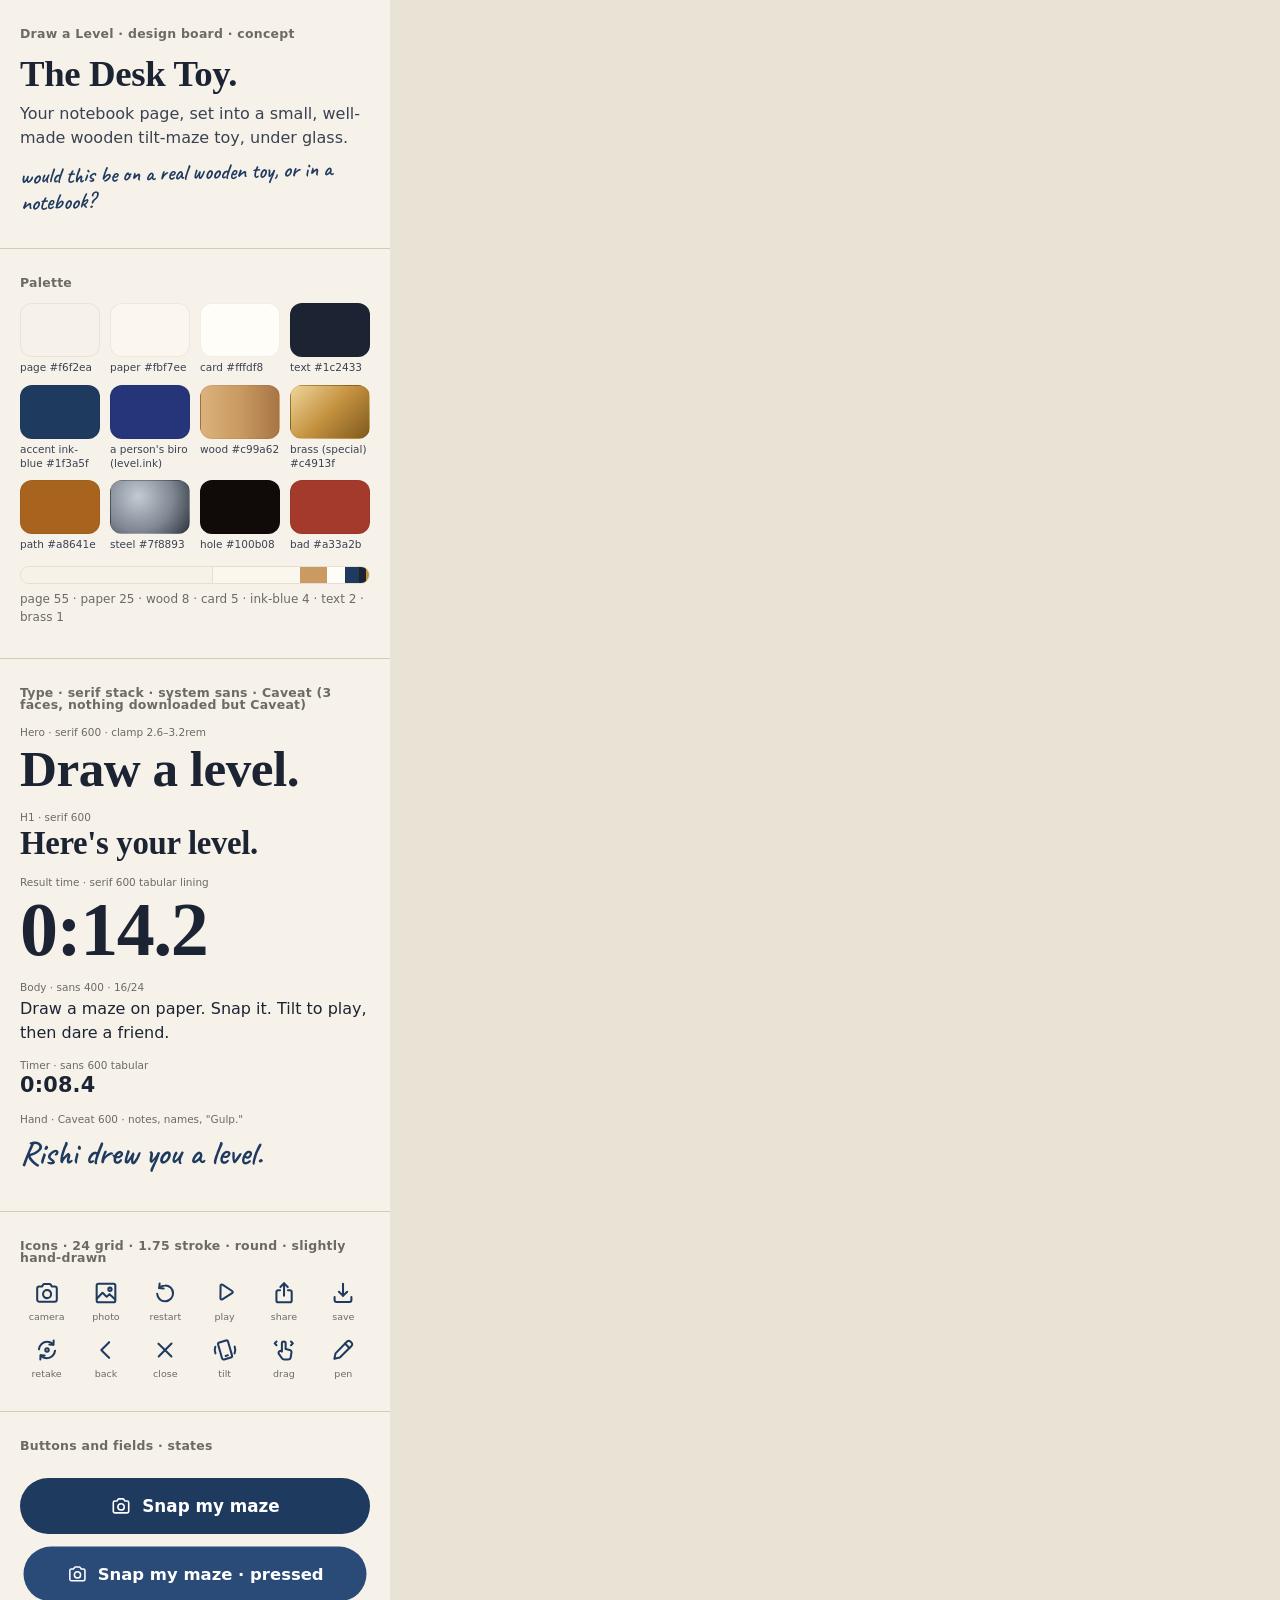
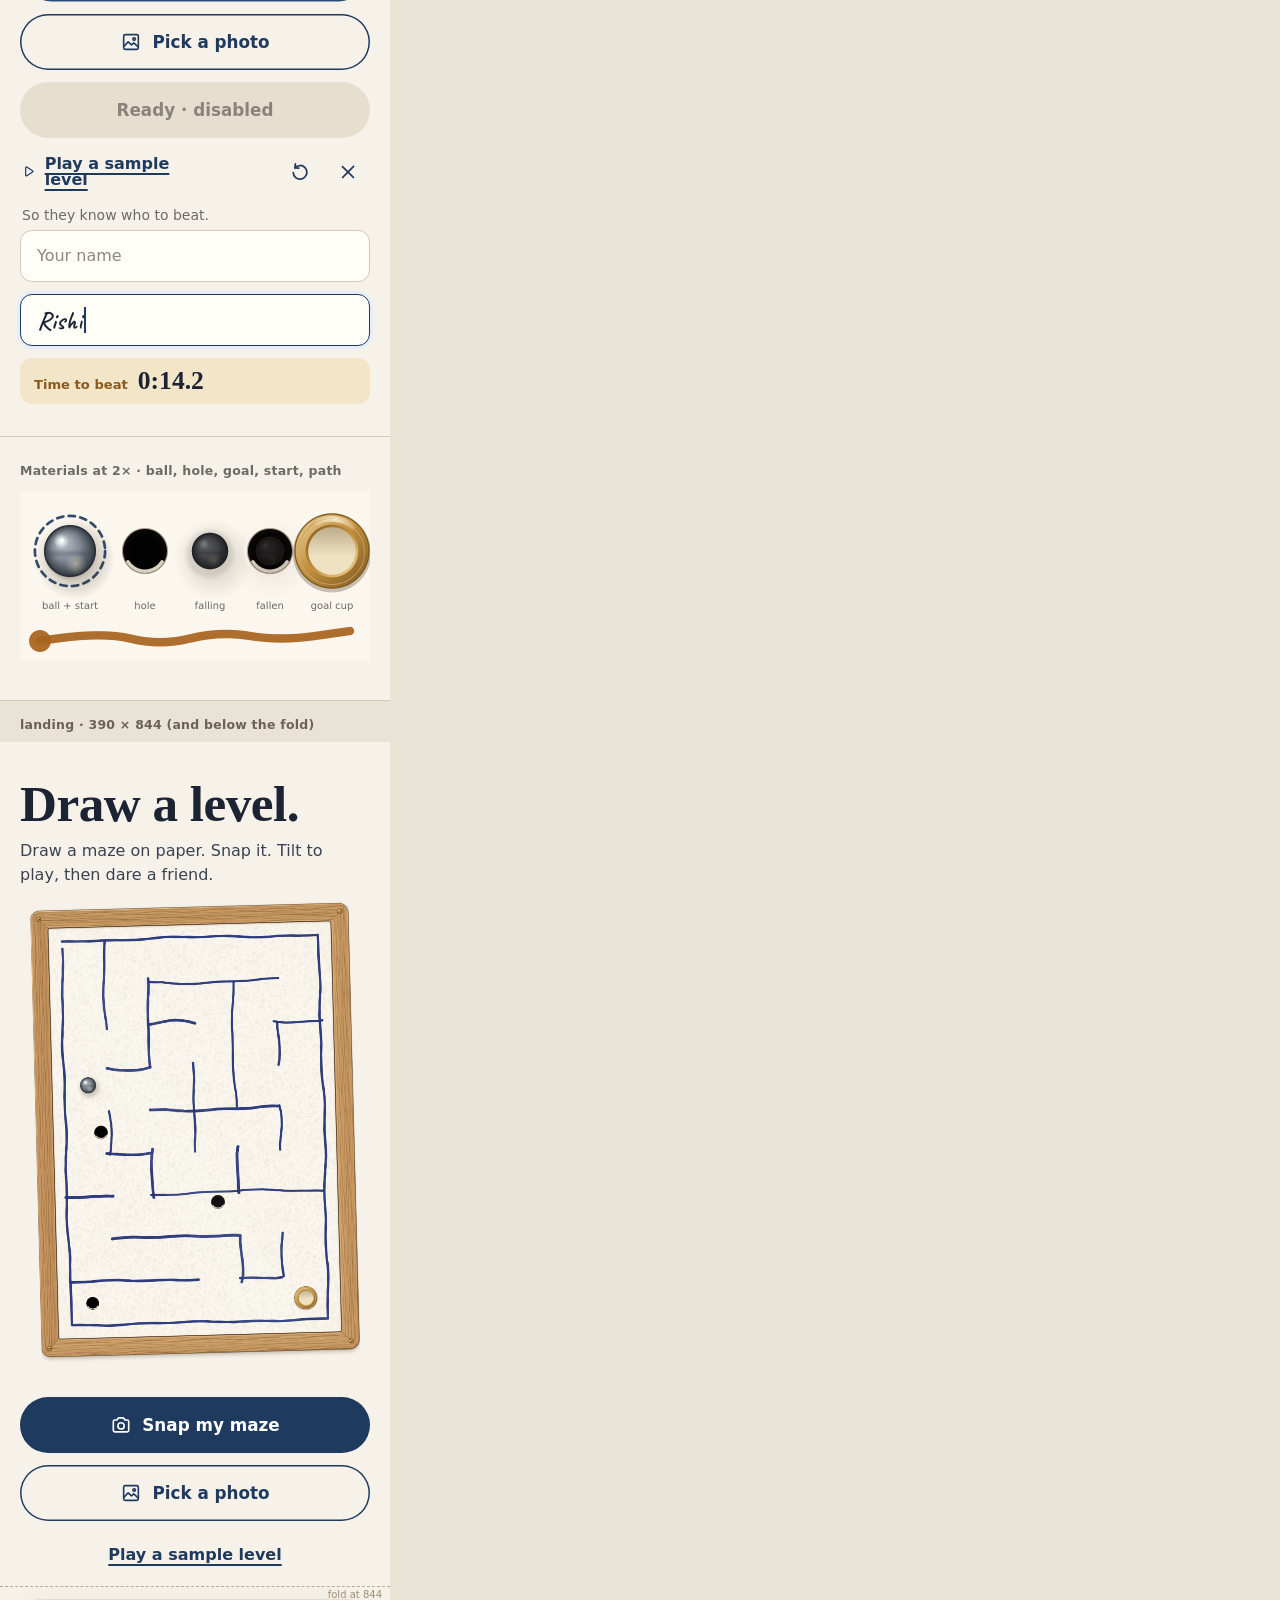
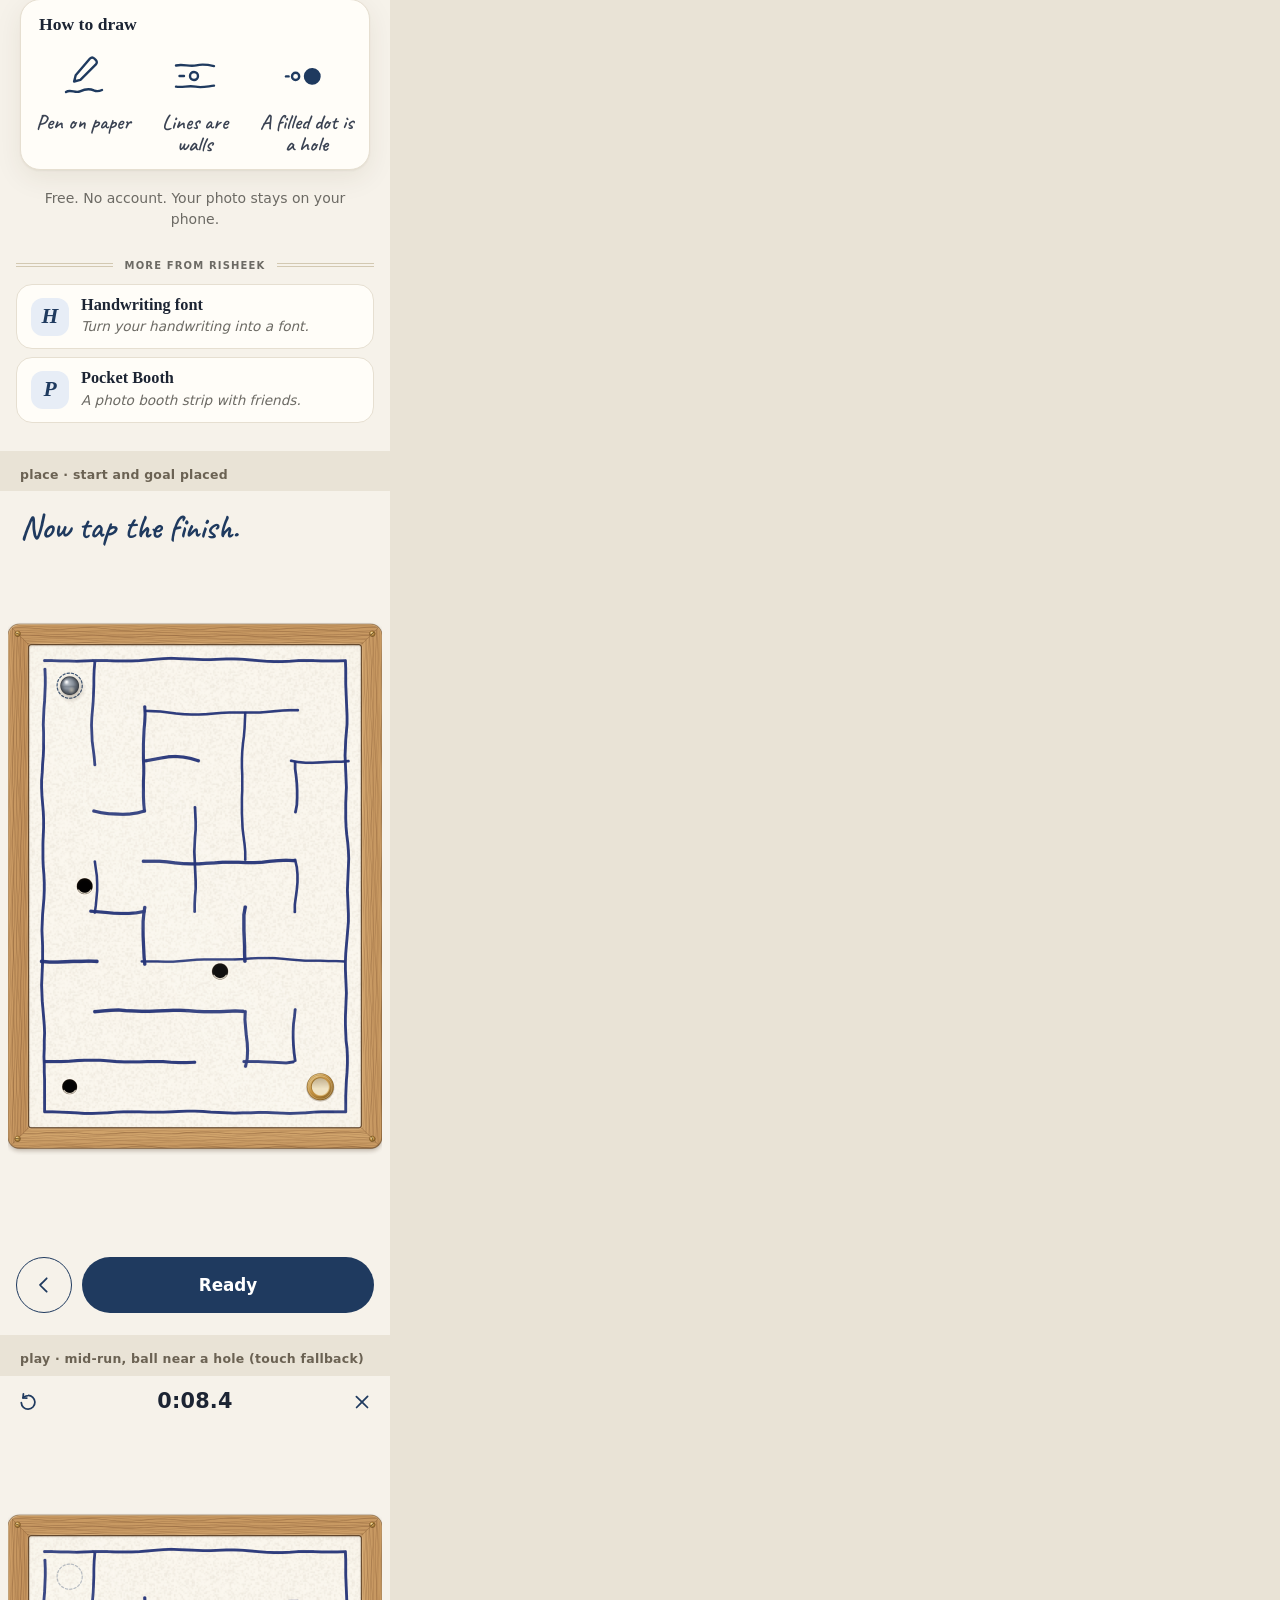
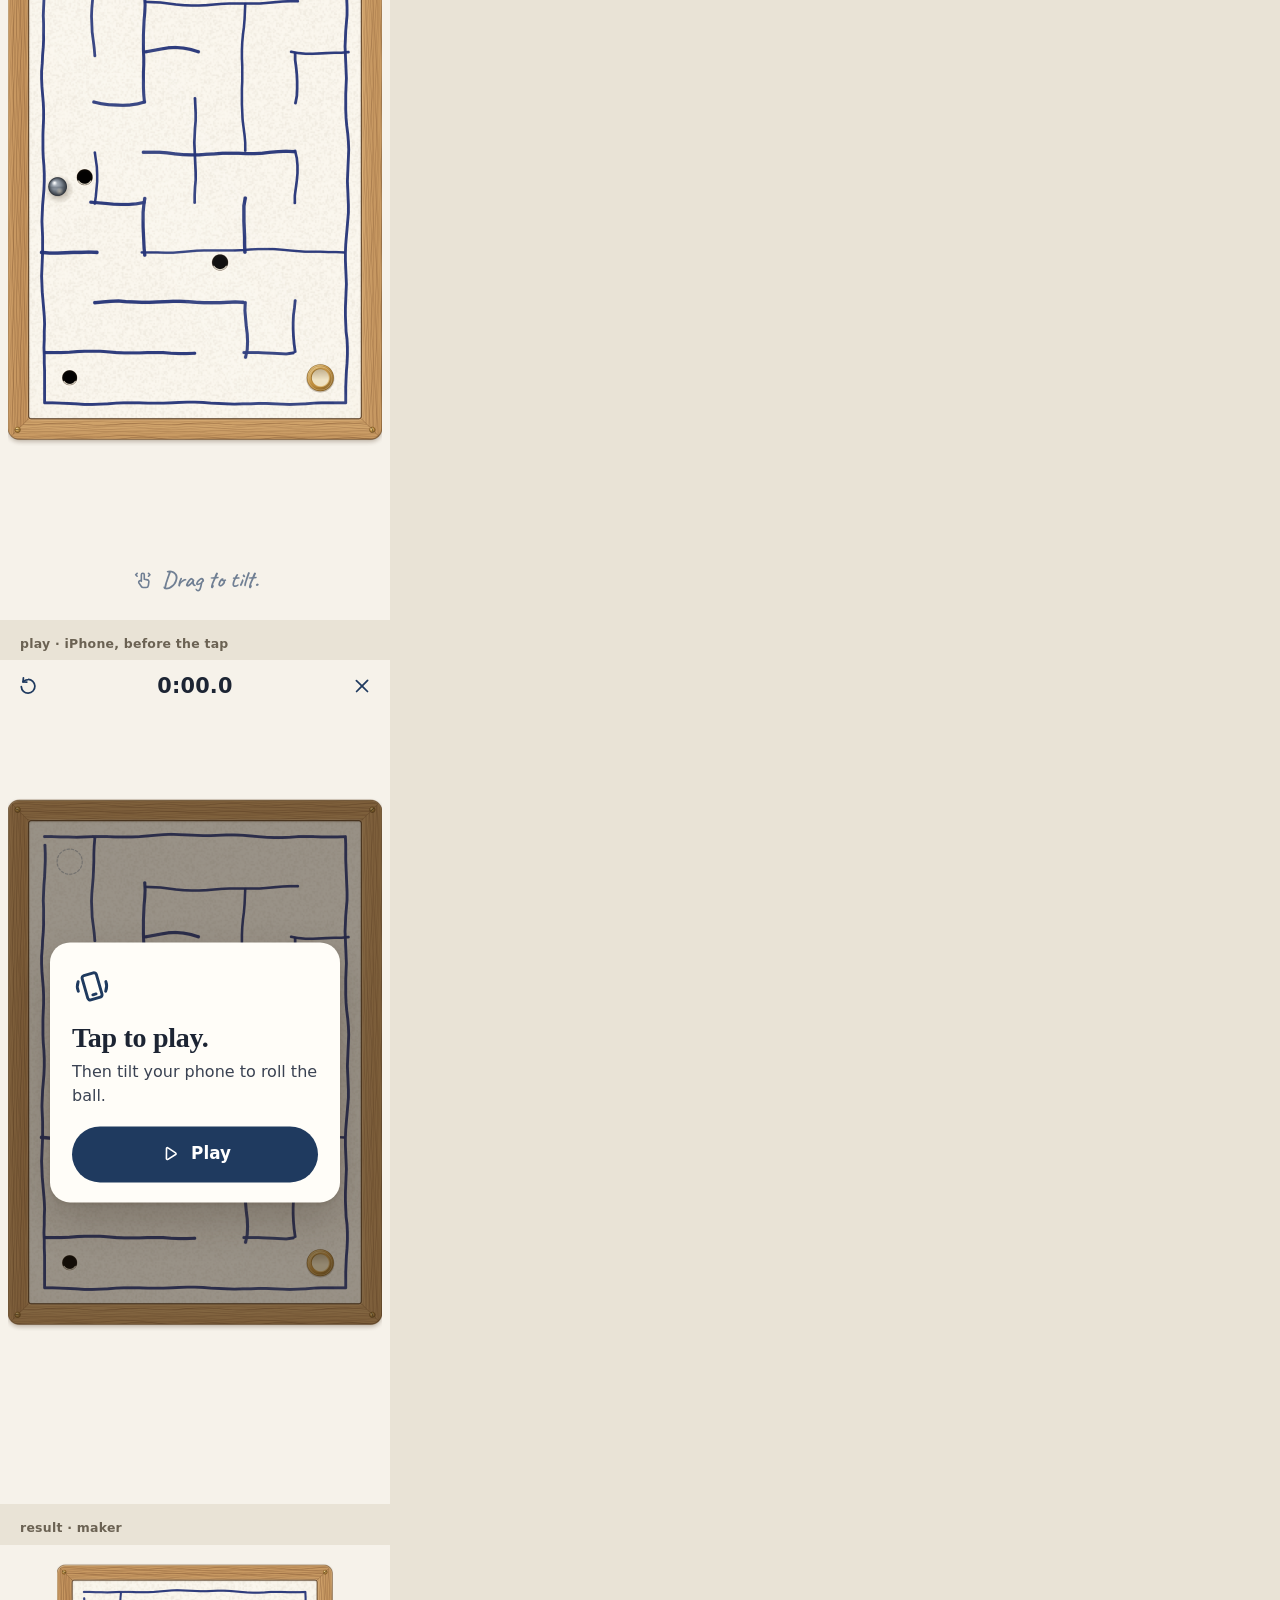
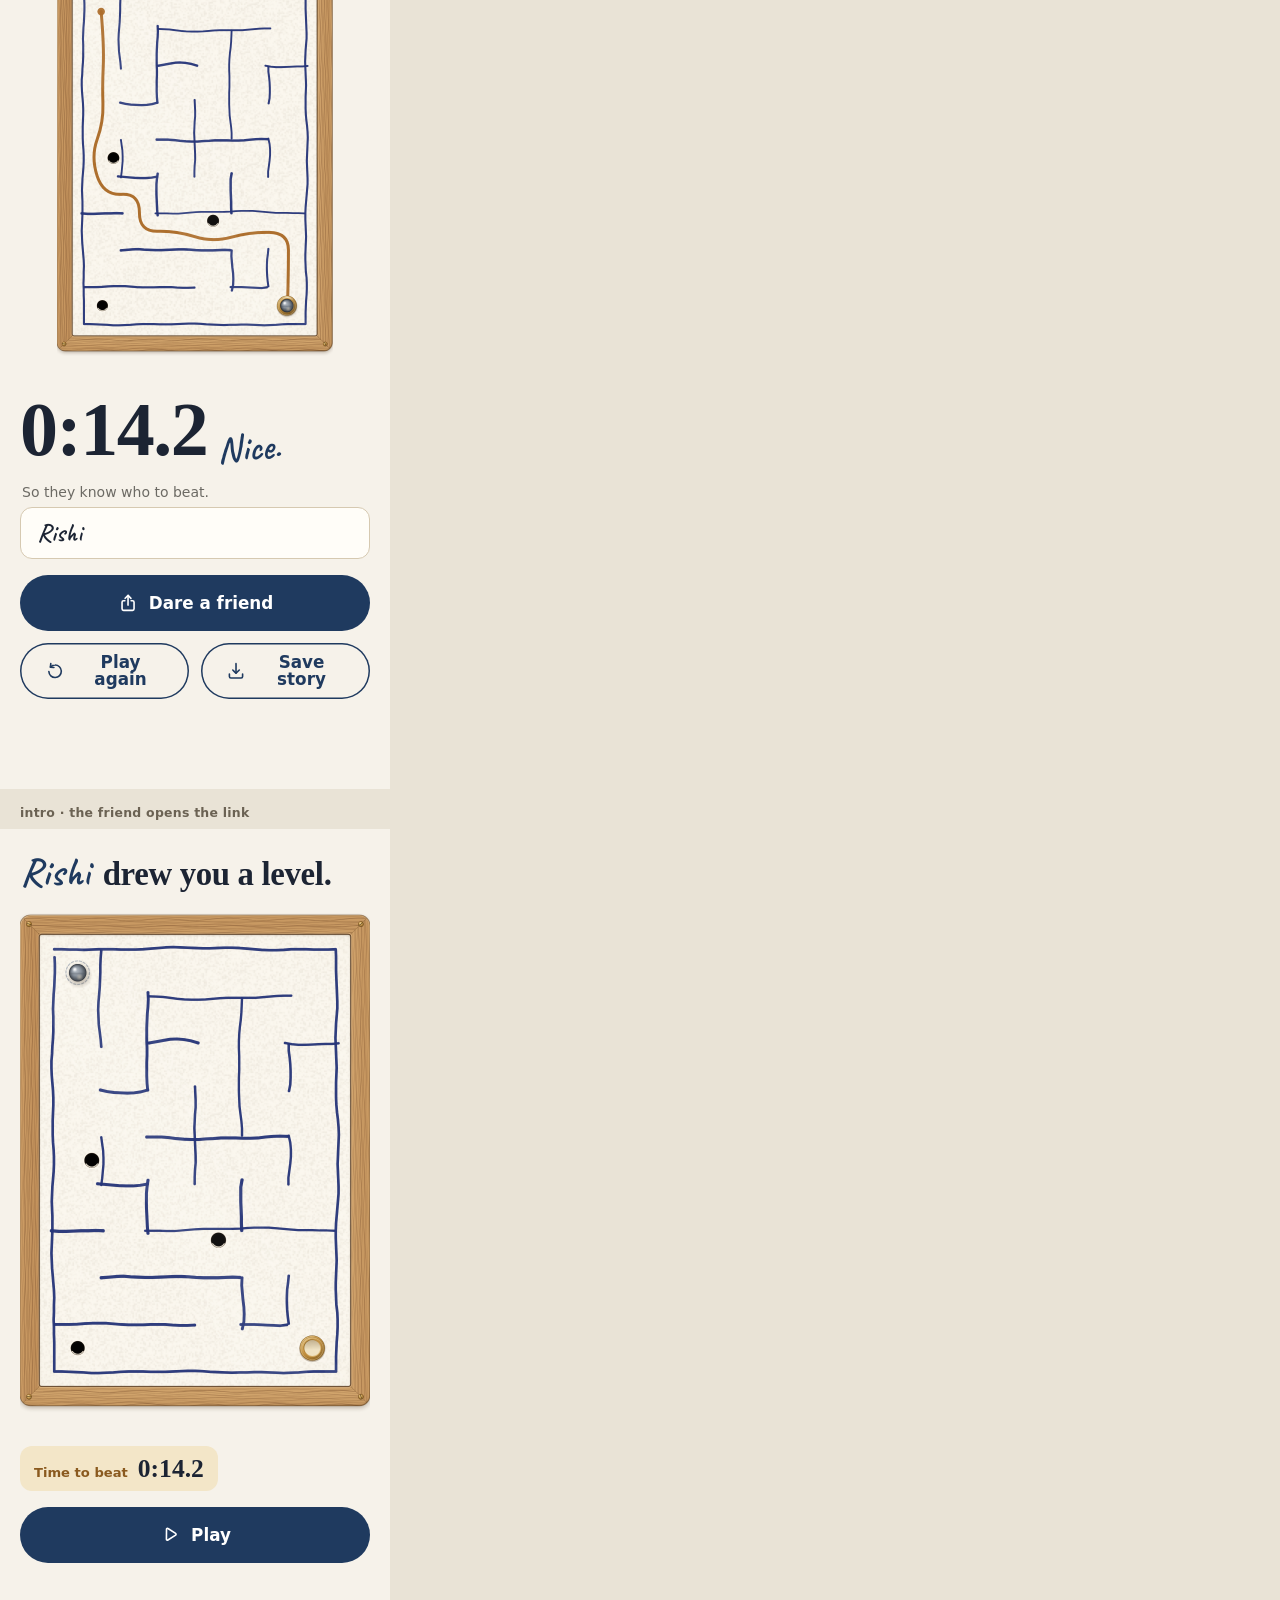
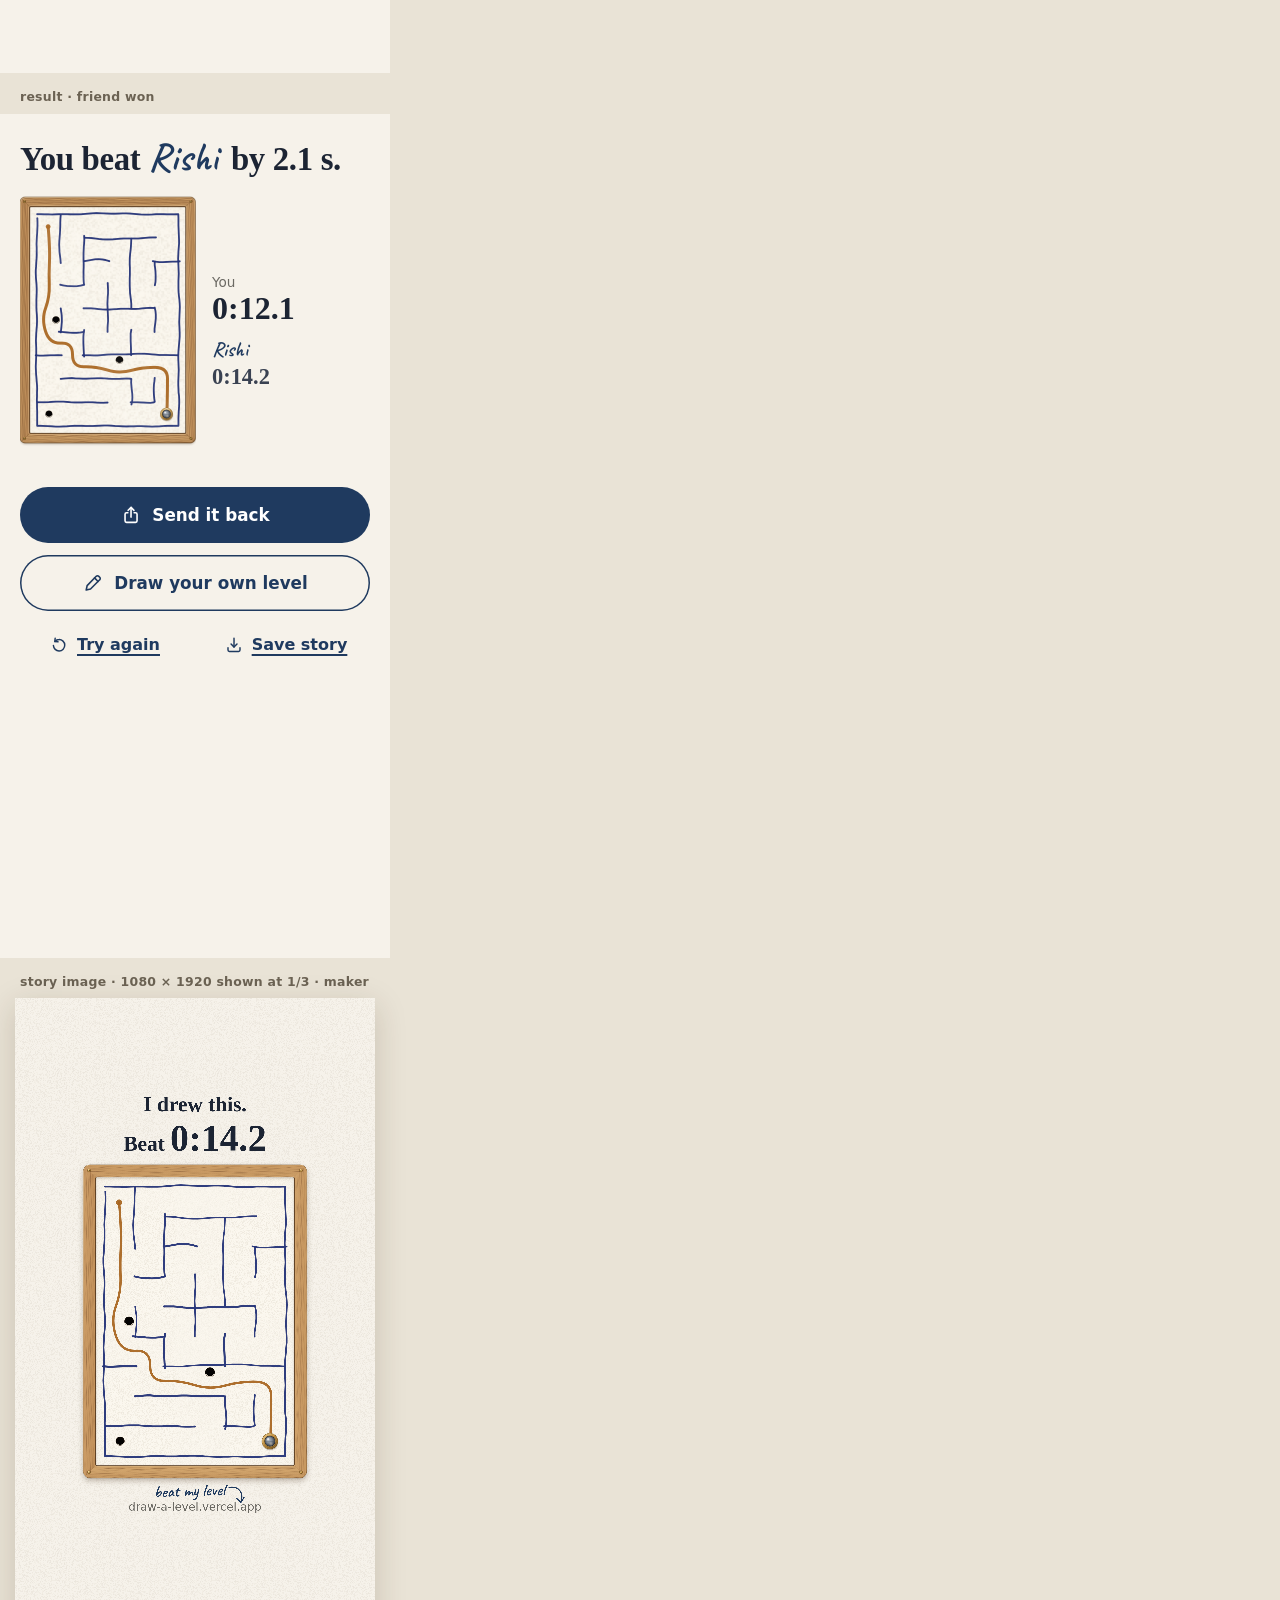
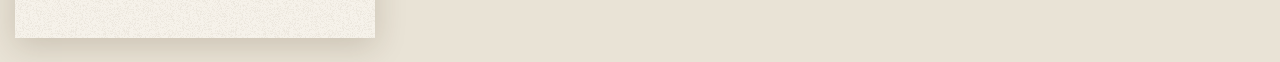
<file: design/board.html>
<!doctype html>
<html lang="en">
<head>
<meta charset="utf-8">
<meta name="viewport" content="width=device-width, initial-scale=1">
<title>Draw a Level: design board (never deployed)</title>
<link rel="stylesheet" href="../src/design-tokens.css">
<style>
  * { box-sizing: border-box; }
  html, body { margin: 0; background: #e9e3d6; }
  body { width: 390px; overflow-x: hidden; }
  body { font: 400 var(--dl-fs-body)/var(--dl-lh) var(--dl-sans); color: var(--dl-text); -webkit-font-smoothing: antialiased; }
  [hidden] { display: none !important; }
  p { margin: 0; }
  h1, h2, h3 { margin: 0; font-family: var(--dl-serif); font-weight: 600; line-height: var(--dl-lh-tight); letter-spacing: -0.01em; }

  /* board chrome */
  .sec { background: var(--dl-page); padding: 28px 20px 32px; border-bottom: 1px solid var(--dl-line-2); }
  .sec-label { font: 600 .78rem/1 var(--dl-sans); color: var(--dl-muted); letter-spacing: .02em; margin-bottom: 14px; }
  .mock-label { font: 600 .78rem/1 var(--dl-sans); color: #6b6253; padding: 18px 20px 10px; letter-spacing: .02em; }
  .phone { position: relative; width: 390px; height: 844px; overflow: hidden; background: var(--dl-page); }
  .phone.tall { height: auto; }
  .fold { position: absolute; left: 0; right: 0; top: 844px; border-top: 1px dashed #b9ab90; }
  .fold::after { content: "fold at 844"; position: absolute; right: 8px; top: 2px; font: 500 10px var(--dl-sans); color: #9d8f74; }

  /* swatches */
  .sw { display: grid; grid-template-columns: repeat(4, 1fr); gap: 10px; }
  .sw .chip { border-radius: 12px; height: 54px; border: 1px solid rgba(0,0,0,.06); }
  .sw span { display: block; font: 500 10.5px/1.3 var(--dl-sans); color: var(--dl-text-2); margin-top: 4px; }
  .ratio { display: flex; height: 18px; border-radius: 9px; overflow: hidden; margin-top: 14px; border: 1px solid var(--dl-line); }

  /* site components */
  .btn { display: flex; align-items: center; justify-content: center; gap: 10px; width: 100%; min-height: var(--dl-btn-h); padding: 0 24px; border: 0; border-radius: var(--dl-r-pill); background: var(--dl-accent); color: var(--dl-accent-ink); font: 600 1.05rem/1 var(--dl-sans); }
  .btn svg { width: 22px; height: 22px; flex: none; }
  .btn.pressed { background: var(--dl-accent-2); transform: scale(.98); }
  .btn.ghost { background: transparent; color: var(--dl-accent); box-shadow: inset 0 0 0 1.5px var(--dl-accent); }
  .btn.ghost.pressed { background: var(--dl-accent-soft); }
  .btn:disabled, .btn.disabled { background: #e6dfd0; color: #8a8478; }
  .row { display: flex; gap: 12px; }
  .row > * { flex: 1; }
  .link { display: flex; align-items: center; justify-content: center; gap: 8px; min-height: 44px; color: var(--dl-accent); font: 600 1rem/1 var(--dl-sans); text-decoration: underline; text-underline-offset: 4px; text-decoration-thickness: 1.5px; }
  .link svg { width: 20px; height: 20px; }
  .icon-btn { width: 44px; height: 44px; display: grid; place-items: center; border: 0; background: transparent; color: var(--dl-accent); border-radius: 12px; padding: 0; }
  .icon-btn svg { width: 24px; height: 24px; }
  .field-wrap label { display: block; font: 400 var(--dl-fs-small)/1.3 var(--dl-sans); color: var(--dl-muted); margin: 0 0 6px 2px; }
  .field { display: flex; align-items: center; height: 52px; padding: 0 16px; background: var(--dl-card); border: 1px solid var(--dl-line-2); border-radius: var(--dl-r-sm); font: 600 1.6rem/1 var(--dl-hand); color: var(--dl-text); }
  .field.empty { font: 400 1rem/1 var(--dl-sans); color: #8d887d; }
  .field.focus { border-color: var(--dl-accent); box-shadow: 0 0 0 3px var(--dl-accent-soft); }
  .field .caret { width: 1.5px; height: 26px; background: var(--dl-accent); margin-left: 2px; }
  .hand { font-family: var(--dl-hand); font-weight: 600; }
  .t { font-variant-numeric: tabular-nums lining-nums; }
  .card { background: var(--dl-card); border: 1px solid var(--dl-line); border-radius: var(--dl-r); box-shadow: var(--dl-shadow-card); }

  /* specimens */
  .spec > * + * { margin-top: 14px; }
  .spec small { display: block; font: 500 10.5px/1.3 var(--dl-sans); color: var(--dl-muted); margin-bottom: 2px; }
  .icons { display: grid; grid-template-columns: repeat(6, 1fr); gap: 14px 6px; color: var(--dl-accent); }
  .icons div { display: grid; justify-items: center; gap: 4px; font: 500 9.5px var(--dl-sans); color: var(--dl-muted); }
  .icons svg { width: 28px; height: 28px; color: var(--dl-accent); }

  /* screens */
  .scr { padding: 20px var(--dl-gutter) 0; }
  .hero { font-size: var(--dl-fs-hero); }
  .sub { color: var(--dl-text-2); margin-top: 8px; max-width: 30ch; }
  .board-slot { display: flex; justify-content: center; }
  .board-slot canvas { display: block; }
  .tilted { transform: rotate(-1.5deg); }
  .topbar { height: var(--dl-topbar); display: flex; align-items: center; justify-content: space-between; padding: 0 6px; }
  .timer { font: 600 var(--dl-fs-timer)/1 var(--dl-sans); font-variant-numeric: tabular-nums; color: var(--dl-text); letter-spacing: .01em; }
  .hint { display: flex; align-items: center; justify-content: center; gap: 8px; height: 36px; color: var(--dl-accent); opacity: .62; }
  .hint svg { width: 22px; height: 22px; }
  .hint span { font: 600 1.45rem/1 var(--dl-hand); }
  .instr { font: 600 var(--dl-fs-hand-lg)/1.1 var(--dl-hand); color: var(--dl-accent); padding: 18px 20px 10px; }
  .bottombar { position: absolute; left: 0; right: 0; bottom: 0; display: flex; gap: 10px; align-items: center; padding: 12px 16px 22px; }
  .howto { display: grid; grid-template-columns: repeat(3, 1fr); gap: 6px; padding: 18px 10px 14px; text-align: center; }
  .howto svg { width: 48px; height: 48px; color: var(--dl-accent); }
  .howto span { display: block; font: 600 1.32rem/1.05 var(--dl-hand); color: var(--dl-text-2); margin-top: 4px; }
  .trust { text-align: center; font-size: var(--dl-fs-small); color: var(--dl-muted); padding: 18px 0 6px; }
  .footer { padding: 18px 16px 28px; display: grid; gap: 8px; }
  .more { display: flex; align-items: center; gap: 12px; font-size: .9rem; font-weight: 600; font-variant-caps: all-small-caps; letter-spacing: .08em; color: var(--dl-muted); }
  .more::before, .more::after { content: ""; flex: 1; border-top: 4px double #d3c9b2; }
  .sib { display: flex; align-items: center; gap: 12px; min-height: 60px; padding: 10px 14px; background: var(--dl-card); border: 1px solid var(--dl-line); border-radius: 16px; }
  .sib i { width: 38px; height: 38px; border-radius: 12px; background: var(--dl-accent-soft); color: var(--dl-accent); display: grid; place-items: center; font: italic 600 1.35rem/1 var(--dl-serif); }
  .sib b { font: 600 1.02rem/1.2 var(--dl-serif); display: block; }
  .sib em { color: var(--dl-muted); font-size: .85rem; }
  .time-big { font: 600 var(--dl-fs-time)/1 var(--dl-serif); font-variant-numeric: tabular-nums lining-nums; letter-spacing: -.02em; }
  .nice { font: 600 2.3rem/1 var(--dl-hand); color: var(--dl-accent); transform: rotate(-4deg); display: inline-block; margin-left: 10px; }
  .tag { display: inline-flex; align-items: baseline; gap: 10px; background: var(--dl-brass-soft); border-radius: 12px; padding: 10px 14px; }
  .tag small { font: 600 .82rem/1 var(--dl-sans); color: var(--dl-brass-text); }
  .tag b { font: 600 1.6rem/1 var(--dl-serif); font-variant-numeric: tabular-nums lining-nums; }
  .who { margin-right: .12em; font-family: var(--dl-hand); font-weight: 600; color: var(--dl-accent); font-size: 1.22em; letter-spacing: 0; }
  .scrim { position: absolute; background: var(--dl-scrim); }
  .tap-card { position: absolute; left: 50%; top: 50%; transform: translate(-50%, -50%); width: 290px; padding: 24px 22px 20px; background: var(--dl-card); border-radius: var(--dl-r); box-shadow: var(--dl-shadow-float); }
  .tap-card svg.big { width: 40px; height: 40px; color: var(--dl-accent); }
  .gulp { position: absolute; font: 600 2rem/1 var(--dl-hand); color: var(--dl-text); transform: rotate(-6deg); }
</style>
</head>
<body>

<!-- ======================= THE ICON SET (copy these paths) ======================= -->
<svg width="0" height="0" style="position:absolute" aria-hidden="true">
  <defs id="icons">
    <g id="i-camera" fill="none" stroke="currentColor" stroke-width="1.75" stroke-linecap="round" stroke-linejoin="round"><path d="M3.6 8.3c0-1 .8-1.8 1.7-1.8h2.3l1.3-1.9c.2-.3.5-.4.8-.4h4.5c.3 0 .6.1.8.4l1.3 1.9h2.4c.9 0 1.7.8 1.7 1.8v9.5c0 .9-.8 1.7-1.7 1.7H5.3c-.9 0-1.7-.8-1.7-1.7z"/><path d="M12.1 9.5c2 0 3.5 1.5 3.4 3.5 0 1.9-1.6 3.4-3.5 3.4s-3.4-1.6-3.4-3.5c.1-1.9 1.6-3.4 3.5-3.4z"/></g>
    <g id="i-photo" fill="none" stroke="currentColor" stroke-width="1.75" stroke-linecap="round" stroke-linejoin="round"><path d="M4 5.6c0-.9.7-1.6 1.6-1.6h12.9c.8 0 1.5.7 1.5 1.6v12.8c0 .9-.7 1.6-1.6 1.6H5.6c-.9 0-1.6-.7-1.6-1.6z"/><path d="M4.4 16.6c1.5-1.6 3-3.3 4.6-4.8 1.2 1.1 2.4 2.3 3.6 3.4l2.4-2.2c1.6 1.4 3.2 2.9 4.7 4.4"/><path d="M15.4 7.4c.8 0 1.4.6 1.4 1.4s-.7 1.4-1.4 1.4-1.4-.6-1.4-1.4.6-1.4 1.4-1.4z"/></g>
    <g id="i-restart" fill="none" stroke="currentColor" stroke-width="1.75" stroke-linecap="round" stroke-linejoin="round"><path d="M5.3 12.6c.2 3.7 3.2 6.6 6.9 6.5 3.8-.1 6.8-3.2 6.7-7-.1-3.7-3.2-6.7-6.9-6.6-2 0-3.7.9-5 2.3"/><path d="M7.4 3.9 7 7.8l3.8.4"/></g>
    <g id="i-play" fill="none" stroke="currentColor" stroke-width="1.75" stroke-linecap="round" stroke-linejoin="round"><path d="M8.2 5.7c0-.8.9-1.3 1.6-.8l8.3 5.4c.7.4.7 1.4 0 1.8l-8.4 5.3c-.7.4-1.6 0-1.6-.9z"/></g>
    <g id="i-share" fill="none" stroke="currentColor" stroke-width="1.75" stroke-linecap="round" stroke-linejoin="round"><path d="M8.6 9.6H7.1c-.9 0-1.6.7-1.6 1.6v7.2c0 .9.7 1.6 1.6 1.6h9.9c.9 0 1.6-.7 1.6-1.6v-7.2c0-.9-.7-1.6-1.6-1.6h-1.6"/><path d="M12.1 3.9c-.1 3.5 0 6.9-.1 10.4"/><path d="M8.9 6.9c1-1.1 2.1-2.1 3.2-3.2 1 1.1 2.1 2.2 3.1 3.2"/></g>
    <g id="i-save" fill="none" stroke="currentColor" stroke-width="1.75" stroke-linecap="round" stroke-linejoin="round"><path d="M12 4c.1 3.4 0 6.8 0 10.3"/><path d="M8.5 10.9c1.2 1.2 2.3 2.4 3.5 3.5l3.6-3.5"/><path d="M4.8 15.4v2.7c0 .9.7 1.6 1.6 1.6h11.2c.9 0 1.6-.7 1.6-1.6v-2.7"/></g>
    <g id="i-retake" fill="none" stroke="currentColor" stroke-width="1.75" stroke-linecap="round" stroke-linejoin="round"><path d="M18.9 12.6c-.3 3.6-3.4 6.4-7 6.4-2.1 0-4-1-5.3-2.5"/><path d="M5.1 11.4c.3-3.6 3.3-6.4 7-6.4 2.1 0 4 .9 5.3 2.4"/><path d="M17.7 3.9c0 1.2-.1 2.3-.2 3.5l-3.5-.1"/><path d="M6.3 20.1l.2-3.5 3.5.1"/><path d="M12 10.5c.9 0 1.5.6 1.5 1.5s-.7 1.5-1.5 1.5-1.5-.7-1.5-1.5.6-1.5 1.5-1.5z"/></g>
    <g id="i-back" fill="none" stroke="currentColor" stroke-width="1.75" stroke-linecap="round" stroke-linejoin="round"><path d="M14.7 5.3c-2.2 2.3-4.4 4.5-6.7 6.7 2.2 2.3 4.5 4.4 6.7 6.7"/></g>
    <g id="i-close" fill="none" stroke="currentColor" stroke-width="1.75" stroke-linecap="round" stroke-linejoin="round"><path d="M6.4 6.6c3.8 3.6 7.4 7.2 11.1 10.9"/><path d="M17.6 6.4c-3.7 3.8-7.3 7.4-11 11.1"/></g>
    <g id="i-tilt" fill="none" stroke="currentColor" stroke-width="1.75" stroke-linecap="round" stroke-linejoin="round"><g transform="rotate(-16 12 12)"><path d="M9.1 4.4h5.9c.8 0 1.5.7 1.5 1.5v12.2c0 .8-.7 1.5-1.5 1.5H9.1c-.8 0-1.5-.7-1.5-1.5V5.9c0-.8.7-1.5 1.5-1.5z"/><path d="M11.1 17h2"/></g><path d="M3.7 9.2c-.7 1.9-.7 3.8.1 5.7"/><path d="M20.3 9.1c.7 1.9.7 3.9-.1 5.8"/></g>
    <g id="i-drag" fill="none" stroke="currentColor" stroke-width="1.75" stroke-linecap="round" stroke-linejoin="round"><path d="M10.2 13.2V6.3c0-.9.7-1.6 1.6-1.6s1.6.7 1.6 1.6v4.9l3.5.7c1 .2 1.7 1.2 1.5 2.2l-.6 4c-.2 1.2-1.2 2.1-2.4 2.1h-3.2c-.8 0-1.6-.4-2-1.1l-2.6-3.8c-.5-.8-.3-1.8.4-2.2.7-.5 1.6-.3 2.2.3z"/><path d="M5.6 4.7 4 6.3l1.6 1.6"/><path d="M18 4.7l1.6 1.6L18 7.9"/></g>
    <g id="i-pen" fill="none" stroke="currentColor" stroke-width="1.75" stroke-linecap="round" stroke-linejoin="round"><path d="M15.5 4.7c.8-.8 2-.8 2.8 0l1 1c.8.8.8 2.1 0 2.8L9.3 18.5l-4.7 1.1 1-4.7z"/><path d="M13.7 6.5c1.3 1.2 2.5 2.5 3.8 3.8"/></g>
    <!-- how to draw (48 grid, stroke 2.6 ≈ 1.75 at 32 px) -->
    <g id="h-pen" fill="none" stroke="currentColor" stroke-width="2.4" stroke-linecap="round" stroke-linejoin="round"><path d="M30 6.5c1.2-1.2 3.1-1.2 4.3 0l1.6 1.6c1.2 1.2 1.2 3.1 0 4.3L20.4 27.9l-6.3 1.6 1.6-6.3z"/><path d="M6 40c4.5-3.2 9.3 1.6 14-.6 4.6-2.2 8.6-3.4 13.8-1 2.3 1 5 1.1 8.2-.4"/></g>
    <g id="h-walls" fill="none" stroke="currentColor" stroke-width="2.4" stroke-linecap="round" stroke-linejoin="round"><path d="M5 13.5c7-1.6 13.6 1.3 20.4-.2 5.8-1.3 11.4-.6 17.6.8"/><path d="M5 34.6c6.8 1.2 12.4-1.4 19.6.1 6.4 1.4 12-.4 18.4-1.1"/><path d="M19 24c0-2.3 1.8-4 4-4s4 1.8 4 4-1.8 4-4 4-4-1.7-4-4z"/><path d="M8.5 24h4.5"/></g>
    <g id="h-hole" fill="none" stroke="currentColor" stroke-width="2.4" stroke-linecap="round" stroke-linejoin="round"><path d="M30.5 17.3c4.1.2 7.2 3.4 7 7.4-.2 4-3.6 7.1-7.6 6.9-4-.2-7.1-3.6-6.9-7.6.2-3.9 3.5-6.9 7.5-6.7z" fill="currentColor"/><path d="M10 24.4c0-2 1.6-3.6 3.6-3.6s3.6 1.6 3.6 3.6-1.6 3.6-3.6 3.6-3.6-1.6-3.6-3.6z"/><path d="M4 24.4h2.6"/></g>
  </defs>
</svg>

<!-- ======================= 1. SYSTEM ======================= -->
<div data-part="1">
  <section class="sec">
    <div class="sec-label">Draw a Level · design board · concept</div>
    <h1 style="font-size:2.3rem">The Desk Toy.</h1>
    <p class="sub" style="max-width:34ch">Your notebook page, set into a small, well-made wooden tilt-maze toy, under glass.</p>
    <p style="margin-top:14px;font:600 1.4rem/1.15 var(--dl-hand);color:var(--dl-accent);transform:rotate(-1.5deg);transform-origin:left">would this be on a real wooden toy, or in a notebook?</p>
  </section>

  <section class="sec">
    <div class="sec-label">Palette</div>
    <div class="sw">
      <div><div class="chip" style="background:#f6f2ea"></div><span>page #f6f2ea</span></div>
      <div><div class="chip" style="background:#fbf7ee"></div><span>paper #fbf7ee</span></div>
      <div><div class="chip" style="background:#fffdf8"></div><span>card #fffdf8</span></div>
      <div><div class="chip" style="background:#1c2433"></div><span>text #1c2433</span></div>
      <div><div class="chip" style="background:#1f3a5f"></div><span>accent ink-blue #1f3a5f</span></div>
      <div><div class="chip" style="background:#26357a"></div><span>a person's biro (level.ink)</span></div>
      <div><div class="chip" style="background:linear-gradient(90deg,#dcb27c,#c99a62,#a87545)"></div><span>wood #c99a62</span></div>
      <div><div class="chip" style="background:linear-gradient(135deg,#efd59a,#c4913f 50%,#7f5a1e)"></div><span>brass (special) #c4913f</span></div>
      <div><div class="chip" style="background:#a8641e"></div><span>path #a8641e</span></div>
      <div><div class="chip" style="background:radial-gradient(circle at 35% 30%,#c3cad2,#7f8893 55%,#2f353d)"></div><span>steel #7f8893</span></div>
      <div><div class="chip" style="background:#100b08"></div><span>hole #100b08</span></div>
      <div><div class="chip" style="background:#a33a2b"></div><span>bad #a33a2b</span></div>
    </div>
    <div class="ratio" title="usage ratios">
      <div style="flex:55;background:#f6f2ea"></div><div style="flex:25;background:#fbf7ee;border-left:1px solid #e6dfd1"></div><div style="flex:8;background:#c99a62"></div><div style="flex:5;background:#fffdf8"></div><div style="flex:4;background:#1f3a5f"></div><div style="flex:2;background:#1c2433"></div><div style="flex:1;background:#c4913f"></div>
    </div>
    <p style="font-size:.75rem;color:var(--dl-muted);margin-top:6px">page 55 · paper 25 · wood 8 · card 5 · ink-blue 4 · text 2 · brass 1</p>
  </section>

  <section class="sec spec">
    <div class="sec-label">Type · serif stack · system sans · Caveat (3 faces, nothing downloaded but Caveat)</div>
    <div><small>Hero · serif 600 · clamp 2.6–3.2rem</small><h1 class="hero">Draw a level.</h1></div>
    <div><small>H1 · serif 600</small><h2 style="font-size:var(--dl-fs-h1)">Here's your level.</h2></div>
    <div><small>Result time · serif 600 tabular lining</small><div class="time-big">0:14.2</div></div>
    <div><small>Body · sans 400 · 16/24</small><p>Draw a maze on paper. Snap it. Tilt to play, then dare a friend.</p></div>
    <div><small>Timer · sans 600 tabular</small><span class="timer">0:08.4</span></div>
    <div><small>Hand · Caveat 600 · notes, names, "Gulp."</small><span class="hand" style="font-size:2.1rem;color:var(--dl-accent)">Rishi drew you a level.</span></div>
  </section>

  <section class="sec">
    <div class="sec-label">Icons · 24 grid · 1.75 stroke · round · slightly hand-drawn</div>
    <div class="icons">
      <div><svg viewBox="0 0 24 24"><use href="#i-camera"/></svg>camera</div>
      <div><svg viewBox="0 0 24 24"><use href="#i-photo"/></svg>photo</div>
      <div><svg viewBox="0 0 24 24"><use href="#i-restart"/></svg>restart</div>
      <div><svg viewBox="0 0 24 24"><use href="#i-play"/></svg>play</div>
      <div><svg viewBox="0 0 24 24"><use href="#i-share"/></svg>share</div>
      <div><svg viewBox="0 0 24 24"><use href="#i-save"/></svg>save</div>
      <div><svg viewBox="0 0 24 24"><use href="#i-retake"/></svg>retake</div>
      <div><svg viewBox="0 0 24 24"><use href="#i-back"/></svg>back</div>
      <div><svg viewBox="0 0 24 24"><use href="#i-close"/></svg>close</div>
      <div><svg viewBox="0 0 24 24"><use href="#i-tilt"/></svg>tilt</div>
      <div><svg viewBox="0 0 24 24"><use href="#i-drag"/></svg>drag</div>
      <div><svg viewBox="0 0 24 24"><use href="#i-pen"/></svg>pen</div>
    </div>
  </section>

  <section class="sec" style="display:grid;gap:12px">
    <div class="sec-label">Buttons and fields · states</div>
    <button class="btn"><svg viewBox="0 0 24 24"><use href="#i-camera"/></svg>Snap my maze</button>
    <button class="btn pressed"><svg viewBox="0 0 24 24"><use href="#i-camera"/></svg>Snap my maze · pressed</button>
    <button class="btn ghost"><svg viewBox="0 0 24 24"><use href="#i-photo"/></svg>Pick a photo</button>
    <button class="btn disabled">Ready · disabled</button>
    <div class="row"><a class="link"><svg viewBox="0 0 24 24"><use href="#i-play"/></svg>Play a sample level</a><div style="display:flex;justify-content:flex-end;gap:4px"><button class="icon-btn"><svg viewBox="0 0 24 24"><use href="#i-restart"/></svg></button><button class="icon-btn"><svg viewBox="0 0 24 24"><use href="#i-close"/></svg></button></div></div>
    <div class="field-wrap"><label>So they know who to beat.</label><div class="field empty">Your name</div></div>
    <div class="field focus">Rishi<span class="caret"></span></div>
    <div class="tag"><small>Time to beat</small><b>0:14.2</b></div>
  </section>

  <section class="sec">
    <div class="sec-label">Materials at 2× · ball, hole, goal, start, path</div>
    <canvas id="mat" data-w="350" data-h="170"></canvas>
  </section>
</div>

<!-- ======================= 2. LANDING + PLACE ======================= -->
<div data-part="2">
  <div class="mock-label">landing · 390 × 844 (and below the fold)</div>
  <div class="phone tall">
    <div class="scr">
      <h1 class="hero" style="margin-top:14px">Draw a level.</h1>
      <p class="sub">Draw a maze on paper. Snap it. Tilt to play, then dare a friend.</p>
      <div class="board-slot tilted" style="margin:18px 0 22px"><canvas id="b-landing" data-fit="340,470" data-mode="landing"></canvas></div>
      <div style="display:grid;gap:12px">
        <button class="btn"><svg viewBox="0 0 24 24"><use href="#i-camera"/></svg>Snap my maze</button>
        <button class="btn ghost"><svg viewBox="0 0 24 24"><use href="#i-photo"/></svg>Pick a photo</button>
        <a class="link">Play a sample level</a>
      </div>
      <div class="card" style="margin-top:22px">
        <div style="padding:16px 18px 0;font:600 1.1rem/1 var(--dl-serif)">How to draw</div>
        <div class="howto">
          <div><svg viewBox="0 0 48 48"><use href="#h-pen"/></svg><span>Pen on paper</span></div>
          <div><svg viewBox="0 0 48 48"><use href="#h-walls"/></svg><span>Lines are walls</span></div>
          <div><svg viewBox="0 0 48 48"><use href="#h-hole"/></svg><span>A filled dot is a hole</span></div>
        </div>
      </div>
      <p class="trust">Free. No account. Your photo stays on your phone.</p>
    </div>
    <div class="footer">
      <div class="more">More from Risheek</div>
      <div class="sib"><i>H</i><div><b>Handwriting font</b><em>Turn your handwriting into a font.</em></div></div>
      <div class="sib"><i>P</i><div><b>Pocket Booth</b><em>A photo booth strip with friends.</em></div></div>
    </div>
    <div class="fold"></div>
  </div>

  <div class="mock-label">place · start and goal placed</div>
  <div class="phone">
    <div class="instr">Now tap the finish.</div>
    <div class="board-slot" style="height:680px;align-items:center"><canvas id="b-place" data-fit="374,660" data-mode="place"></canvas></div>
    <div class="bottombar">
      <button class="icon-btn" style="border:1.5px solid var(--dl-accent);width:56px;height:56px;border-radius:999px"><svg viewBox="0 0 24 24"><use href="#i-back"/></svg></button>
      <button class="btn" style="flex:1">Ready</button>
    </div>
  </div>
</div>

<!-- ======================= 3. PLAY ======================= -->
<div data-part="3">
  <div class="mock-label">play · mid-run, ball near a hole (touch fallback)</div>
  <div class="phone" id="p-play">
    <div class="topbar">
      <button class="icon-btn"><svg viewBox="0 0 24 24"><use href="#i-restart"/></svg></button>
      <span class="timer">0:08.4</span>
      <button class="icon-btn"><svg viewBox="0 0 24 24"><use href="#i-close"/></svg></button>
    </div>
    <div class="board-slot" style="height:720px;align-items:center"><canvas id="b-play" data-fit="374,720" data-mode="play"></canvas></div>
    <div class="hint" style="position:absolute;left:0;right:0;bottom:22px"><svg viewBox="0 0 24 24"><use href="#i-drag"/></svg><span>Drag to tilt.</span></div>
  </div>

  <div class="mock-label">play · iPhone, before the tap</div>
  <div class="phone" id="p-tap">
    <div class="topbar">
      <button class="icon-btn"><svg viewBox="0 0 24 24"><use href="#i-restart"/></svg></button>
      <span class="timer">0:00.0</span>
      <button class="icon-btn"><svg viewBox="0 0 24 24"><use href="#i-close"/></svg></button>
    </div>
    <div class="board-slot" style="height:720px;align-items:center;position:relative"><canvas id="b-tap" data-fit="374,720" data-mode="tap"></canvas>
      <div class="tap-card">
        <svg class="big" viewBox="0 0 24 24"><use href="#i-tilt"/></svg>
        <h2 style="font-size:1.75rem;margin-top:10px">Tap to play.</h2>
        <p style="color:var(--dl-text-2);margin:6px 0 18px">Then tilt your phone to roll the ball.</p>
        <button class="btn"><svg viewBox="0 0 24 24"><use href="#i-play"/></svg>Play</button>
      </div>
    </div>
  </div>
</div>

<!-- ======================= 4. RESULTS + INTRO ======================= -->
<div data-part="4">
  <div class="mock-label">result · maker</div>
  <div class="phone">
    <div class="scr" style="padding-top:18px">
      <div class="board-slot"><canvas id="b-result" data-fit="300,410" data-mode="result"></canvas></div>
      <div style="display:flex;align-items:flex-end;margin-top:18px"><span class="time-big">0:14.2</span><span class="nice">Nice.</span></div>
      <div class="field-wrap" style="margin-top:16px"><label>So they know who to beat.</label><div class="field">Rishi</div></div>
      <div style="display:grid;gap:12px;margin-top:16px">
        <button class="btn"><svg viewBox="0 0 24 24"><use href="#i-share"/></svg>Dare a friend</button>
        <div class="row"><button class="btn ghost"><svg viewBox="0 0 24 24"><use href="#i-restart"/></svg>Play again</button><button class="btn ghost"><svg viewBox="0 0 24 24"><use href="#i-save"/></svg>Save story</button></div>
      </div>
    </div>
  </div>

  <div class="mock-label">intro · the friend opens the link</div>
  <div class="phone">
    <div class="scr" style="padding-top:22px">
      <h1 style="font-size:var(--dl-fs-h1)"><span class="who">Rishi</span> drew you a level.</h1>
      <div class="board-slot" style="margin:18px 0 18px"><canvas id="b-intro" data-fit="350,520" data-mode="intro"></canvas></div>
      <div class="tag"><small>Time to beat</small><b>0:14.2</b></div>
      <button class="btn" style="margin-top:16px"><svg viewBox="0 0 24 24"><use href="#i-play"/></svg>Play</button>
    </div>
  </div>

  <div class="mock-label">result · friend won</div>
  <div class="phone">
    <div class="scr" style="padding-top:22px">
      <h1 style="font-size:var(--dl-fs-h1)">You beat <span class="who">Rishi</span> by 2.1&nbsp;s.</h1>
      <div style="display:flex;gap:16px;align-items:center;margin-top:16px">
        <div class="board-slot"><canvas id="b-friend" data-fit="200,270" data-mode="result"></canvas></div>
        <div style="display:grid;gap:10px">
          <div><div style="font-size:.85rem;color:var(--dl-muted)">You</div><div class="t" style="font:600 2rem/1 var(--dl-serif);font-variant-numeric:tabular-nums lining-nums">0:12.1</div></div>
          <div><div style="font-size:.85rem;color:var(--dl-muted)"><span class="hand" style="font-size:1.3rem;color:var(--dl-accent)">Rishi</span></div><div style="font:600 1.4rem/1 var(--dl-serif);color:var(--dl-text-2);font-variant-numeric:tabular-nums lining-nums">0:14.2</div></div>
        </div>
      </div>
      <div style="display:grid;gap:12px;margin-top:22px">
        <button class="btn"><svg viewBox="0 0 24 24"><use href="#i-share"/></svg>Send it back</button>
        <button class="btn ghost"><svg viewBox="0 0 24 24"><use href="#i-pen"/></svg>Draw your own level</button>
        <div class="row"><a class="link"><svg viewBox="0 0 24 24"><use href="#i-restart"/></svg>Try again</a><a class="link"><svg viewBox="0 0 24 24"><use href="#i-save"/></svg>Save story</a></div>
      </div>
    </div>
  </div>
</div>

<!-- ======================= 5. STORY ======================= -->
<div data-part="5">
  <div class="mock-label">story image · 1080 × 1920 shown at 1/3 · maker</div>
  <div style="display:flex;justify-content:center;padding:0 0 24px;background:#e9e3d6">
    <canvas id="story" style="width:360px;height:640px;box-shadow:0 8px 30px rgba(60,40,15,.18)"></canvas>
  </div>
</div>

<script src="../src/engine/palette.js"></script>
<script src="board-render.js"></script>
<script>
(function () {
  var part = new URLSearchParams(location.search).get("part");
  if (part) document.querySelectorAll("[data-part]").forEach(function (el) { el.hidden = el.getAttribute("data-part") !== part; });
  var DPR = Math.max(2, window.devicePixelRatio || 1);
  var level = DLR.makeLevel({ seed: 23, cols: 6, rows: 9, ink: "#26357a", braid: 2 });
  var path = level._path;

  function canvasFor(el, w, h) {
    el.width = Math.round(w * DPR); el.height = Math.round(h * DPR);
    el.style.width = w + "px"; el.style.height = h + "px";
    var ctx = el.getContext("2d"); ctx.scale(DPR, DPR); return ctx;
  }
  // a point part-way along the solved path
  function along(t) {
    var n = path.length / 2 - 1, i = Math.min(n - 1, Math.floor(t * n)), f = t * n - i;
    return { x: path[i * 2] + (path[i * 2 + 2] - path[i * 2]) * f, y: path[i * 2 + 1] + (path[i * 2 + 3] - path[i * 2 + 1]) * f };
  }
  function nearHole() {
    var h = level.holes[0];
    // the ball rolling past the hole, about one ball-width away
    var best = null, bd = 1e9;
    for (var t = 0; t < 1; t += 0.002) { var p = along(t), d = Math.abs(Math.hypot(p.x - h.x, p.y - h.y) - (h.r + level.ballR * 1.25)); if (d < bd) { bd = d; best = p; } }
    return best;
  }

  function draw() {
    document.querySelectorAll("canvas[data-mode]").forEach(function (el) {
      var fit = el.getAttribute("data-fit").split(",").map(Number), mode = el.getAttribute("data-mode");
      var pad = 24;
      var s = DLR.fitScale(level, fit[0], fit[1] - pad), sz = DLR.size(level, s);
      var ctx = canvasFor(el, Math.ceil(sz.w) + 0, Math.ceil(sz.h) + pad);
      var o = { x: 0, y: 2, s: s };
      if (mode === "landing") { var p = along(0.22); o.ball = { x: p.x, y: p.y }; o.start = null; }
      if (mode === "place") { o.start = "place"; o.ball = { x: level.start.x, y: level.start.y }; }
      if (mode === "play") { o.start = "play"; var q = nearHole(); o.ball = { x: q.x, y: q.y }; }
      if (mode === "tap") { o.start = "play"; o.ball = null; }
      if (mode === "intro") { o.start = "play"; o.ball = { x: level.start.x, y: level.start.y }; }
      if (mode === "result") { o.path = path; o.ball = { x: level.goal.x, y: level.goal.y, scale: 0.96 }; o.gleam = 0.15; }
      DLR.drawBoard(ctx, level, o);
      if (mode === "tap") {
        ctx.fillStyle = getComputedStyle(document.documentElement).getPropertyValue("--dl-scrim");
        ctx.beginPath(); ctx.roundRect ? ctx.roundRect(0, 2, sz.w, sz.h, DL.PALETTE.frame.radiusOuter * s) : ctx.rect(0, 2, sz.w, sz.h); ctx.fill();
        // the hole moment, drawn as a separate vignette under the card is not needed here
      }
    });
    // materials strip
    var m = document.getElementById("mat"), mc = canvasFor(m, 350, 170);
    mc.fillStyle = DL.PALETTE.board.paper; mc.fillRect(0, 0, 350, 170);
    var R = 26; // a 2× ball
    DLR.drawStart(mc, 50, 60, R, 0.9, "place"); DLR.drawBall(mc, 50, 60, R);
    DLR.drawHole(mc, 125, 60, 22);
    DLR.drawBall(mc, 190, 60, R, { scale: 0.7, dark: 0.55 });
    DLR.drawHole(mc, 190 + 60, 60, 22); DLR.drawBall(mc, 250, 60, R, { scale: 0.55, dark: 0.85 });
    DLR.drawGoal(mc, 312, 60, R * DL.PALETTE.goal.rScale, 0.15);
    mc.font = "500 10px " + DL.PALETTE.fonts.sans; mc.fillStyle = "#6c6a64"; mc.textAlign = "center";
    [["ball + start", 50], ["hole", 125], ["falling", 190], ["fallen", 250], ["goal cup", 312]].forEach(function (l) { mc.fillText(l[0], l[1], 118); });
    DLR.drawPath(mc, [20, 150, 80, 140, 140, 155, 200, 140, 260, 150, 330, 140], function (v) { return v; }, function (v) { return v; }, 20);
    // story
    var st = document.getElementById("story"); st.width = 1080; st.height = 1920;
    DLR.drawStory(st.getContext("2d"), level, { mode: "maker", time: "0:14.2", path: path, ball: { x: level.goal.x, y: level.goal.y, scale: 0.96 } });
  }
  var ready = document.fonts && document.fonts.load ? document.fonts.load('600 40px "Caveat"') : Promise.resolve();
  ready.then(draw, draw);
})();
</script>
</body>
</html>
</file>
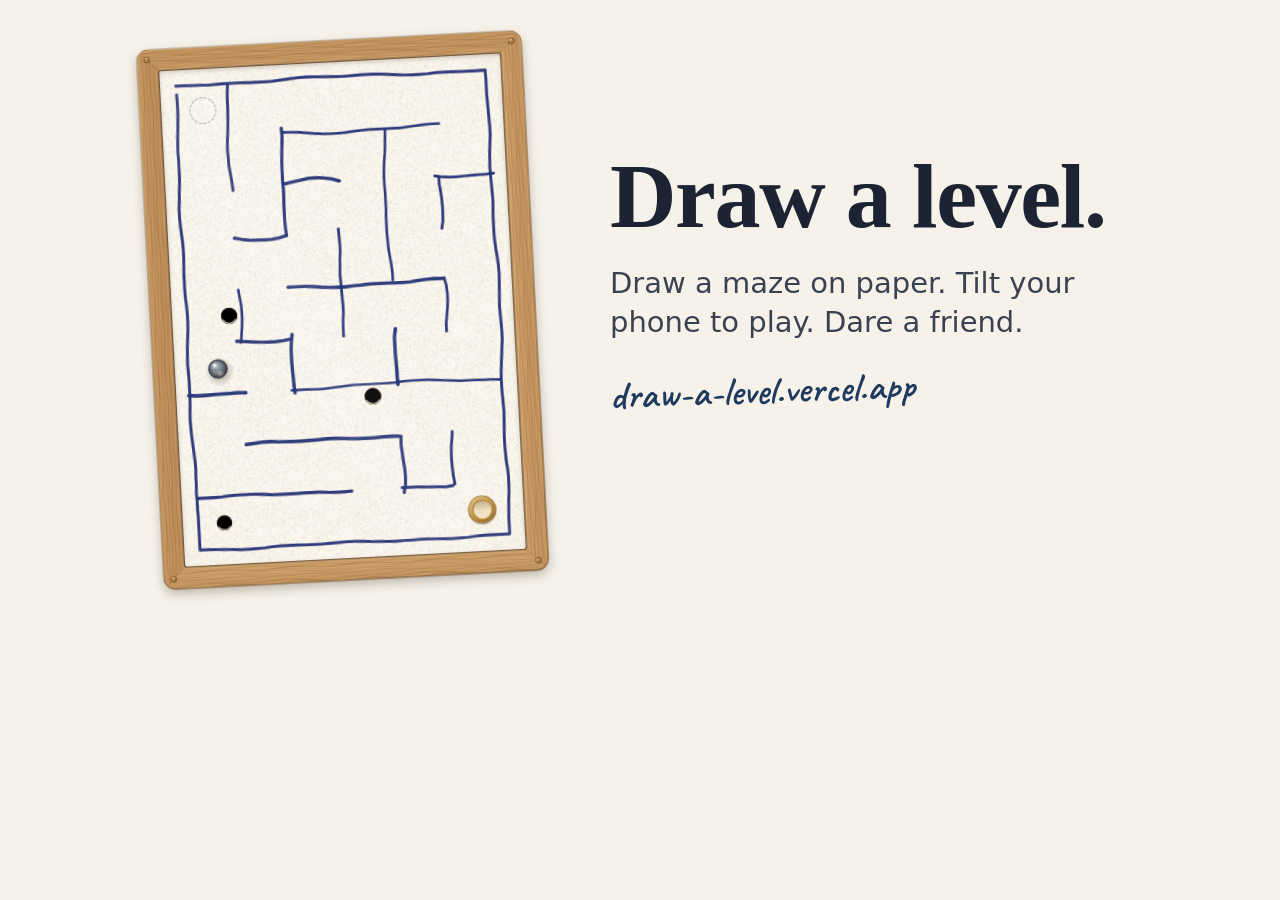
<file: design/og.html>
<!doctype html>
<html lang="en">
<head>
<meta charset="utf-8">
<title>Draw a Level: OG image source (1200 × 630, never deployed)</title>
<link rel="stylesheet" href="../src/design-tokens.css">
<style>
  html, body { margin: 0; width: 1200px; height: 630px; overflow: hidden; background: var(--dl-page); }
  body { position: relative; font-family: var(--dl-sans); color: var(--dl-text); -webkit-font-smoothing: antialiased; }
  #tooth { position: absolute; inset: 0; }
  #board { position: absolute; left: 150px; top: 38px; transform: rotate(-3deg); }
  .copy { position: absolute; left: 610px; top: 150px; width: 520px; }
  h1 { margin: 0; font: 600 92px/1 var(--dl-serif); letter-spacing: -.015em; }
  p { margin: 22px 0 0; font: 400 29px/1.35 var(--dl-sans); color: var(--dl-text-2); max-width: 470px; }
  .addr { margin-top: 34px; font: 600 40px/1 var(--dl-hand); color: var(--dl-accent); transform: rotate(-2deg); transform-origin: left; display: inline-block; }
</style>
</head>
<body>
<canvas id="tooth" width="1200" height="630"></canvas>
<canvas id="board"></canvas>
<div class="copy">
  <h1>Draw a level.</h1>
  <p>Draw a maze on paper. Tilt your phone to play. Dare a friend.</p>
  <span class="addr">draw-a-level.vercel.app</span>
</div>
<script src="../src/engine/palette.js"></script>
<script src="board-render.js"></script>
<script>
(function () {
  var level = DLR.makeLevel({ seed: 23, cols: 6, rows: 9, ink: "#26357a", braid: 2 });
  var s = DLR.fitScale(level, 420, 540), sz = DLR.size(level, s), pad = 30;
  var c = document.getElementById("board");
  c.width = Math.ceil(sz.w) + pad * 2; c.height = Math.ceil(sz.h) + pad * 2;
  c.style.left = (150 - pad) + "px"; c.style.top = (40 - pad) + "px";
  var ctx = c.getContext("2d");
  var p = level._path, i = Math.floor(p.length / 2 * 0.42) * 2;
  DLR.drawBoard(ctx, level, { x: pad, y: pad, s: s, start: "play", ball: { x: p[i], y: p[i + 1] } });
  var t = document.getElementById("tooth").getContext("2d");
  t.fillStyle = DL.PALETTE.story.bg; t.fillRect(0, 0, 1200, 630);
})();
</script>
</body>
</html>
</file>
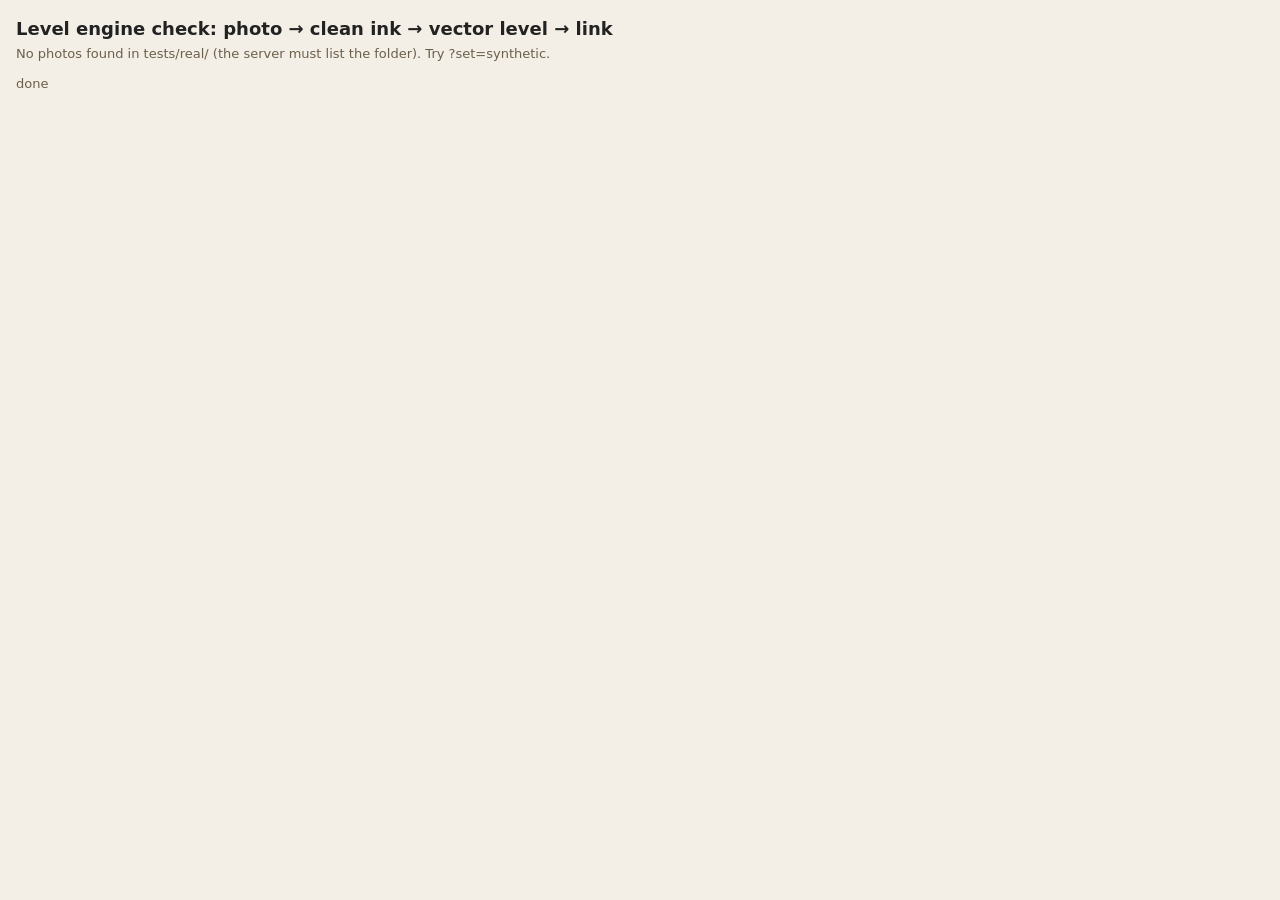
<file: tests/levels.html>
<!doctype html>
<html lang="en">
<head>
<meta charset="utf-8">
<meta name="viewport" content="width=device-width, initial-scale=1">
<title>Draw a Level: level engine check (M1)</title>
<style>
  body { margin: 0; padding: 16px; font: 13px/1.4 system-ui, sans-serif; background: #f3efe6; color: #222; }
  h1 { font-size: 18px; margin: 0 0 4px; }
  .note { color: #6b5f4b; margin: 0 0 12px; }
  .row { display: grid; grid-template-columns: 250px 250px 250px 1fr; gap: 10px; align-items: start; background: #fffdf8; border-radius: 10px; padding: 10px; margin-bottom: 12px; box-shadow: 0 1px 3px rgba(0,0,0,.08); }
  .row h2 { grid-column: 1 / -1; font-size: 14px; margin: 0; }
  .cell { display: flex; flex-direction: column; gap: 4px; }
  .cell span { font-size: 11px; color: #7a6f5c; text-transform: uppercase; letter-spacing: .04em; }
  canvas { width: 250px; height: auto; background: #fff; border: 1px solid #ddd2bf; border-radius: 4px; }
  canvas.paper { background: #faf6ec; }
  .stats { font: 12px/1.5 ui-monospace, Consolas, monospace; white-space: pre-wrap; }
  .ok { color: #1d7a3a; font-weight: 600; } .bad { color: #b3261e; font-weight: 600; }
  .err { color: #b3261e; font-weight: 600; font-size: 14px; }
</style>
</head>
<body>
<h1>Level engine check: photo → clean ink → vector level → link</h1>
<p class="note" id="note">Loading…</p>
<p class="note" id="stage"></p>
<div id="rows"></div>

<script src="../src/engine/util.js"></script>
<script src="../src/engine/decode.js"></script>
<script src="../src/engine/lift.js"></script>
<script src="../src/engine/vectorize.js"></script>
<script src="../src/engine/level.js"></script>
<script src="../src/engine/codec.js"></script>
<script src="../src/engine/sample.js"></script>
<script>
// Query:
//   ?set=real                  every photo in tests/real/ (needs the local server's folder listing)   [default]
//   ?set=synthetic             DL.sample.CASES, each passed through a JPEG like a phone photo
//   &cases=neat,holes          only these synthetic cases     ?photo=real/01-neat.jpg  one photo
//   &raw=1                     synthetic: skip the JPEG round trip (for headless screenshots)
(async function () {
  const q = new URLSearchParams(location.search);
  const note = document.getElementById("note"), rowsEl = document.getElementById("rows");
  const results = window.__levels = [];

  // Keeps the event loop ticking while a promise is pending. Headless Edge with --virtual-time-budget otherwise
  // fast-forwards to the end of the budget while the page waits on off-thread work (image decoding, compression),
  // and the screenshot shows a half-done page. Harmless in a normal browser.
  function settle(p) {
    let done = false;
    p.then(function () { done = true; }, function () { done = true; });
    const ch = new MessageChannel();
    return new Promise(function (res) {
      ch.port1.onmessage = function () { if (done) { ch.port1.close(); res(p); } else ch.port2.postMessage(0); };
      ch.port2.postMessage(0);
    });
  }
  function stage(t) { document.getElementById("stage").textContent = t; }
  function el(tag, cls, text) { const e = document.createElement(tag); if (cls) e.className = cls; if (text != null) e.textContent = text; return e; }
  function cellWith(label, node) { const c = el("div", "cell"); c.appendChild(el("span", null, label)); c.appendChild(node); return c; }

  async function jpegFile(img, name) { // a synthetic ImageData -> a JPEG File, like the phone's camera
    const c = document.createElement("canvas"); c.width = img.width; c.height = img.height;
    c.getContext("2d").putImageData(img, 0, 0);
    const blob = await new Promise(function (r) { c.toBlob(r, "image/jpeg", 0.85); });
    return new File([blob], name + ".jpg", { type: "image/jpeg" });
  }

  function drawOriginal(img) {
    const c = document.createElement("canvas"), k = 500 / Math.max(img.width, img.height);
    c.width = Math.round(img.width * k); c.height = Math.round(img.height * k);
    const t = document.createElement("canvas"); t.width = img.width; t.height = img.height;
    t.getContext("2d").putImageData(img, 0, 0);
    const x = c.getContext("2d"); x.imageSmoothingQuality = "high"; x.drawImage(t, 0, 0, c.width, c.height);
    return c;
  }
  function drawPreview(preview) {
    const c = document.createElement("canvas"); c.width = preview.width; c.height = preview.height; c.className = "paper";
    c.getContext("2d").putImageData(preview, 0, 0);
    return c;
  }
  // the vector level drawn plainly: free cells the ball can reach from the start (pale green), walls, fills, holes,
  // the ball at the start (true size), the goal ring, and where it gets stuck if there's no path
  function drawLevel(L, pc) {
    const k = 0.5, c = document.createElement("canvas");
    c.width = L.w * k; c.height = L.h * k; c.className = "paper";
    const x = c.getContext("2d"); x.scale(k, k);
    const g = DL.level.freeGrid(L);
    // reachable area
    if (L.start) {
      const s = Math.floor(L.start.y / g.cell) * g.nx + Math.floor(L.start.x / g.cell);
      const seen = new Uint8Array(g.nx * g.ny), st = [s]; seen[s] = 1;
      x.fillStyle = "rgba(60,170,90,0.16)";
      while (st.length) {
        const p = st.pop(), j = (p / g.nx) | 0, i = p - j * g.nx;
        x.fillRect(i * g.cell, j * g.cell, g.cell, g.cell);
        [[i - 1, j], [i + 1, j], [i, j - 1], [i, j + 1]].forEach(function (n) {
          if (n[0] < 0 || n[1] < 0 || n[0] >= g.nx || n[1] >= g.ny) return;
          const q2 = n[1] * g.nx + n[0];
          if (!seen[q2] && g.free[q2]) { seen[q2] = 1; st.push(q2); }
        });
      }
    }
    x.strokeStyle = "#c9bda6"; x.lineWidth = 2; x.strokeRect(1, 1, L.w - 2, L.h - 2);
    x.lineCap = "round"; x.lineJoin = "round";
    x.strokeStyle = L.ink; x.fillStyle = L.ink;
    L.walls.forEach(function (wl, i) {
      x.lineWidth = wl.width;
      x.strokeStyle = L.ink;
      x.beginPath(); x.moveTo(wl.pts[0], wl.pts[1]);
      for (let k2 = 2; k2 < wl.pts.length; k2 += 2) x.lineTo(wl.pts[k2], wl.pts[k2 + 1]);
      x.stroke();
    });
    L.fills.forEach(function (f) {
      x.fillStyle = L.ink; x.globalAlpha = 0.85;
      x.beginPath(); x.moveTo(f.pts[0], f.pts[1]);
      for (let k2 = 2; k2 < f.pts.length; k2 += 2) x.lineTo(f.pts[k2], f.pts[k2 + 1]);
      x.closePath(); x.fill(); x.globalAlpha = 1;
    });
    L.holes.forEach(function (o) {
      x.fillStyle = "#111"; x.beginPath(); x.arc(o.x, o.y, o.r, 0, 6.2832); x.fill();
      x.strokeStyle = "#e0a000"; x.lineWidth = 3; x.stroke();
    });
    if (L.goal) { x.strokeStyle = "#1d7a3a"; x.lineWidth = 6; x.beginPath(); x.arc(L.goal.x, L.goal.y, L.ballR * 1.3, 0, 6.2832); x.stroke(); }
    if (L.start) { x.fillStyle = "#8a8f99"; x.beginPath(); x.arc(L.start.x, L.start.y, L.ballR, 0, 6.2832); x.fill(); x.fillStyle = "#fff"; x.beginPath(); x.arc(L.start.x - L.ballR * 0.35, L.start.y - L.ballR * 0.35, L.ballR * 0.25, 0, 6.2832); x.fill(); }
    if (pc && pc.blocked) { x.strokeStyle = "#b3261e"; x.lineWidth = 5; x.beginPath(); x.arc(pc.blocked.x, pc.blocked.y, 30, 0, 6.2832); x.stroke(); }
    return c;
  }

  async function runOne(name, getImage) {
    const row = el("div", "row");
    row.appendChild(el("h2", null, name));
    rowsEl.appendChild(row);
    const r = { name: name };
    results.push(r);
    try {
      const t0 = performance.now();
      stage(name + ": photo");
      const img = await settle(getImage());
      stage(name + ": lifting");
      const tDecode = Math.round(performance.now() - t0);
      row.appendChild(cellWith("original " + img.width + "×" + img.height, drawOriginal(img)));
      let out;
      try { out = await settle(DL.lift.fromImage(img)); }
      catch (e) {
        r.error = e.code || String(e);
        row.appendChild(el("div", "err", "lift → " + (e.code || "") + ": " + (e.title || e.message) + " " + (e.detail || "")));
        if (!e.code) console.error(e);
        return;
      }
      const L = out.level, I = out.info;
      row.appendChild(cellWith("clean ink", drawPreview(out.preview)));
      stage(name + ": placing");
      DL.level.autoPlace(L);
      const tP = performance.now();
      const pc = DL.level.pathCheck(L);
      const tPath = Math.round(performance.now() - tP);
      const tE = performance.now();
      stage(name + ": link");
      const link = await settle(DL.codec.url(L));
      const back = await settle(DL.codec.decode(link));
      const tLink = Math.round(performance.now() - tE);
      const same = JSON.stringify(back) === JSON.stringify(DL.codec.normalize(L));
      stage(name + ": drawing");
      row.appendChild(cellWith("vector level (ball at start, true size)", drawLevel(L, pc)));
      const pts = L.walls.reduce(function (a, w) { return a + w.pts.length / 2; }, 0);
      const stats = el("div", "stats");
      const lines = [
        "level      " + L.w + " × " + L.h + (I.map.rotated ? "  (turned to portrait)" : ""),
        "ink        " + L.ink,
        "ball r     " + L.ballR + "   (corridor " + I.stats.corridor.toFixed(0) + ")",
        "holes      " + L.holes.length + (L.holes.length ? "  r " + L.holes.map(function (h) { return h.r; }).join(", ") : ""),
        "walls      " + L.walls.length + " strokes, " + pts + " points; widths " + (L.walls.length ? Math.min.apply(null, L.walls.map(function (w) { return w.width; })) + "–" + Math.max.apply(null, L.walls.map(function (w) { return w.width; })) : "-"),
        "fills      " + L.fills.length,
        "ink cover  " + (I.inkFrac * 100).toFixed(1) + "% of the page, " + I.pieces + " pieces",
        "notebook   " + I.linesRemoved + " line pieces wiped" + (I.faint ? "; faint (pencil) mode" : ""),
        "link       " + link.length + " characters (payload " + (link.length - DL.SITE.length - 1) + ")" + (I.tol ? "  simplified harder: tol " + I.tol : ""),
        "round trip " + (same ? "identical" : "DIFFERENT"),
        "",
        "time       decode " + tDecode + " ms · lift " + I.timings.total + " ms · path " + tPath + " ms · link+decode " + tLink + " ms",
        "           " + Object.keys(I.timings).filter(function (k) { return k !== "total"; }).map(function (k) { return k + " " + I.timings[k]; }).join(" · ")
      ];
      stats.textContent = lines.join("\n");
      const pl = el("div", pc.ok ? "ok" : "bad", pc.ok ? "Path check: the ball gets from start to goal ✓" : "Path check: NO PATH (stuck at the red ring)");
      const cell = el("div", "cell"); cell.appendChild(el("span", null, "numbers")); cell.appendChild(pl); cell.appendChild(stats);
      row.appendChild(cell);
      Object.assign(r, { ok: pc.ok, link: link.length, ballR: L.ballR, holes: L.holes.length, walls: L.walls.length, points: pts, lift: I.timings.total, same: same, level: L });
    } catch (e) {
      r.error = String(e && e.stack || e);
      row.appendChild(el("div", "err", "crashed: " + (e && e.message)));
      console.error(e);
    }
  }

  const set = q.get("set") || (q.get("photo") ? "photo" : "real");
  try {
    if (set === "synthetic") {
      const want = q.get("cases") ? q.get("cases").split(",") : Object.keys(DL.sample.CASES);
      note.textContent = "Synthetic maze photos (DL.sample.CASES), each saved as a JPEG first. These only catch regressions: the real photos in tests/real/ are the test.";
      for (const name of want) {
        await runOne("synthetic: " + name, async function () {
          const img = DL.sample.photo(DL.sample.CASES[name]);
          if (q.get("raw") === "1") return img; // (headless screenshots: the async JPEG round trip can stall virtual time)
          const file = await jpegFile(img, name);
          return DL.decode.fileToImageData(file);
        });
      }
    } else {
      let files = [];
      if (q.get("photo")) files = [q.get("photo")];
      else {
        try {
          const html = await (await fetch("real/")).text();
          const seen = new Set();
          html.replace(/href="([^"]+)"/g, function (m, href) {
            const f = decodeURIComponent(href.split("/").pop());
            if (/\.(jpe?g|png|webp|heic|heif)$/i.test(f) && !seen.has(f)) { seen.add(f); files.push("real/" + f); }
          });
          files.sort();
        } catch (e) { /* no listing */ }
      }
      if (!files.length) { note.textContent = "No photos found in tests/real/ (the server must list the folder). Try ?set=synthetic."; return; }
      note.textContent = files.length + " photo(s) from tests/real/.";
      for (const f of files) {
        await runOne(f, async function () {
          const blob = await (await fetch(f)).blob();
          return DL.decode.fileToImageData(new File([blob], f.split("/").pop(), { type: blob.type }));
        });
      }
    }
  } finally {
    stage("done" + (performance.now() < 50 ? " (headless virtual time: the ms timings read 0 here; real timings come from a normal browser or node tests/engine/lift-synthetic.js)" : ""));
    document.title += " (done)";
    window.__levelsDone = true;
  }
})();
</script>
</body>
</html>
</file>
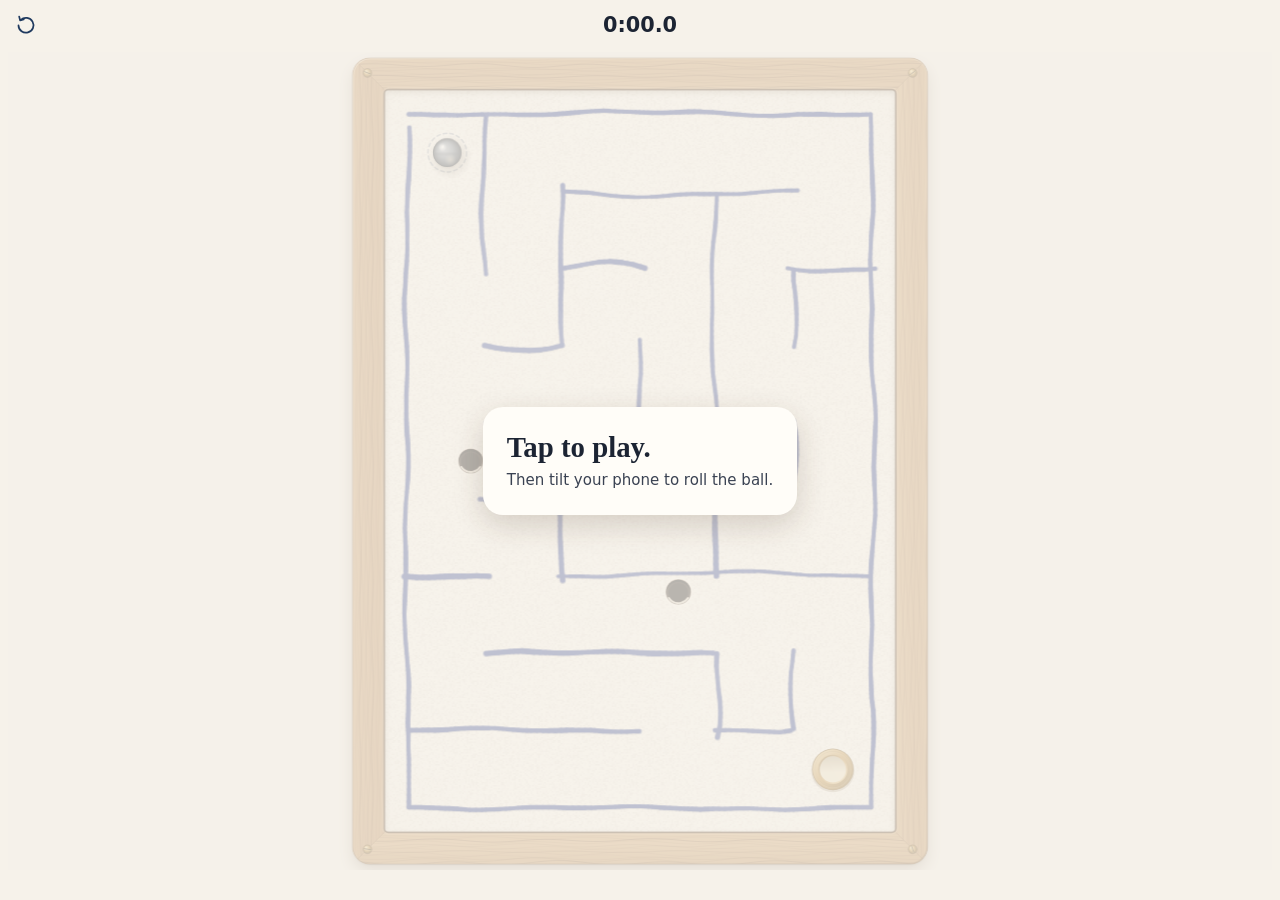
<file: tests/play.html>
<!doctype html>
<html lang="en">
<head>
<meta charset="utf-8">
<meta name="viewport" content="width=device-width, initial-scale=1, viewport-fit=cover">
<meta name="color-scheme" content="light">
<title>Draw a Level: play test</title>
<!--
  The game alone (game-builder). Never deployed as a page people see.
    ?sample=1            the sample level (DL.sample.load(); the stand-in level until sample.js exists)
    ?level=standin       force the stand-in level (tests/engine/physics-level.js)
    #L1.<payload>        play a level link (needs codec.js)
    &control=touch|tilt  force a control (otherwise: a Tap to play button asks for tilt, falls back to touch)
    &autoplay=1          a scripted tilt that solves the level (deterministic)
    &speed=4             run the clock faster (screenshots under a virtual-time budget)
    &pause=6.5           freeze when the run time reaches 6.5 s
    &near=hole           freeze when the ball first rolls close to a hole
    &tune=1              show the physics sliders (for feeling the tilt on a phone)
    &hud=0               hide the FPS / physics line
    &ff=1                step the run by hand (headless screenshots: no animation frames needed)
    &vw=390             pin the page width (headless Edge on Windows won't go below ~500 px)
    &story=maker|friend  after the finish, show the 1080×1920 story image full size (&name=Rishi)
  window.__play = { game, level, events, result } for checks.
-->
<style>
  html, body { margin: 0; height: 100%; }
  body { background: #f6f2ea; color: #1c2433; font: 15px/1.4 system-ui, -apple-system, "Segoe UI", Roboto, sans-serif;
         touch-action: none; overscroll-behavior: none; overflow: hidden; -webkit-user-select: none; user-select: none;
         display: flex; flex-direction: column; height: 100svh; }
  header { height: 52px; flex: none; display: grid; grid-template-columns: 52px 1fr 52px; align-items: center; padding-top: env(safe-area-inset-top); }
  header button { width: 44px; height: 44px; border: 0; background: none; color: #1f3a5f; padding: 0; justify-self: center; cursor: pointer; }
  #timer { text-align: center; font-weight: 600; font-size: 1.3rem; font-variant-numeric: tabular-nums lining-nums; }
  #stage { position: relative; flex: 1; min-height: 0; margin: 0 8px; }
  canvas { position: absolute; inset: 0; width: 100%; height: 100%; display: block; touch-action: none; }
  #hud { flex: none; height: 30px; text-align: center; font-size: 12px; color: #6c6a64; font-variant-numeric: tabular-nums; padding-bottom: env(safe-area-inset-bottom); }
  #gulp { position: absolute; font: 600 1.9rem Caveat, "Bradley Hand", "Segoe Print", cursive; color: #1f3a5f; pointer-events: none; opacity: 0; transition: opacity .12s; transform: translate(-50%, -140%) rotate(-4deg); }
  #tap { position: absolute; inset: 0; display: grid; place-items: center; background: rgba(246,242,234,.72); border: 0; width: 100%; cursor: pointer; font: inherit; color: inherit; }
  #tap div { background: #fffdf8; border-radius: 20px; padding: 24px; max-width: 300px; box-shadow: 0 10px 30px rgba(60,40,20,.18); text-align: left; }
  #tap h1 { font: 600 1.8rem "Iowan Old Style", "Palatino Linotype", Palatino, Georgia, serif; margin: 0 0 6px; }
  #tap p { margin: 0; color: #3a4252; }
  #tune { position: absolute; left: 8px; right: 8px; bottom: 34px; background: rgba(255,253,248,.94); border-radius: 12px; padding: 8px 12px; font-size: 12px; display: none; }
  #tune label { display: grid; grid-template-columns: 92px 1fr 52px; align-items: center; gap: 8px; height: 30px; }
  #tune input { width: 100%; }
  #result { position: absolute; left: 0; right: 0; top: 8px; text-align: center; font: 600 2.4rem "Iowan Old Style", "Palatino Linotype", Palatino, Georgia, serif; font-variant-numeric: tabular-nums lining-nums; pointer-events: none; opacity: 0; transition: opacity .42s; }
</style>
<script src="../src/engine/util.js"></script>
<script src="../src/engine/palette.js"></script>
<script src="../src/engine/level.js"></script>
<script src="../src/engine/codec.js"></script>
<script src="../src/engine/sample.js"></script>
<script src="../src/engine/physics.js"></script>
<script src="../src/engine/input.js"></script>
<script src="../src/engine/board.js"></script>
<script src="../src/engine/game.js"></script>
<script src="../src/engine/story.js"></script>
<script src="engine/physics-level.js"></script>
</head>
<body>
<header>
  <button id="restart" aria-label="Restart"><svg width="24" height="24" viewBox="0 0 24 24" fill="none" stroke="currentColor" stroke-width="1.75" stroke-linecap="round" stroke-linejoin="round"><path d="M4.5 12.4a7.5 7.4 0 1 0 2.3-5.5"/><path d="M5.2 3.6l.9 3.7 3.6-.8"/></svg></button>
  <div id="timer">0:00.0</div>
  <span></span>
</header>
<div id="stage">
  <canvas id="c"></canvas>
  <div id="gulp">Gulp.</div>
  <div id="result"></div>
  <div id="tune"></div>
</div>
<div id="hud"></div>
<script>
(async function () {
  "use strict";
  const q = new URLSearchParams(location.search);
  const $ = (id) => document.getElementById(id);
  const fmt = (t) => { const m = Math.floor(t / 60), s = t - m * 60; return m + ":" + (s < 10 ? "0" : "") + s.toFixed(1); };
  const events = [];
  window.__play = { events };
  // headless Edge on Windows will not make a window narrower than ~500 px: &vw=390 pins the page width
  if (q.get("vw")) { document.body.style.width = q.get("vw") + "px"; document.body.style.overflow = "hidden"; }

  // ---- the level
  let level = null, source = "";
  try {
    if (location.hash.startsWith("#L1.") && DL.codec) { level = await DL.codec.decode(location.hash.slice(1)); source = "link"; }
  } catch (e) { source = "bad link: " + e.code; }
  if (!level && q.get("level") !== "standin" && DL.sample && DL.sample.load) { level = DL.sample.load(); source = "sample"; }
  if (!level) { level = JSON.parse(JSON.stringify(window.DL_TEST_LEVEL)); source = "stand-in"; }
  if ((!level.start || !level.goal) && DL.level && DL.level.autoPlace) DL.level.autoPlace(level);
  window.__play.level = level;

  // ---- speed for screenshots: the clock runs N times faster (physics stays fixed-step)
  const speed = Math.max(0.1, +q.get("speed") || 1);
  if (speed !== 1) {
    const raw = performance.now.bind(performance), t0 = raw();
    performance.now = () => t0 + (raw() - t0) * speed;
  }
  const pauseAt = q.has("pause") ? +q.get("pause") : null;
  const nearHole = q.get("near") === "hole";
  const autoplay = q.get("autoplay") === "1";
  let game = null;

  function onEvent(e) {
    events.push(e);
    if (e.type === "tick") $("timer").textContent = fmt(e.time);
    if (e.type === "hole") {
      const g = $("gulp"); g.style.left = e.x + "px"; g.style.top = e.y + "px"; g.style.opacity = 1;
      if (q.get("ff") !== "1") setTimeout(() => (g.style.opacity = 0), 670);
    }
    if (e.type === "finish") {
      $("timer").textContent = fmt(e.time);
      const r = $("result"); r.textContent = fmt(e.time); setTimeout(() => (r.style.opacity = 1), 900);
      window.__play.result = game.result();
      if (q.get("story")) showStory(window.__play.result);
    }
  }

  async function showStory(res) {
    const blob = await DL.story.image(level, { time: res.time, path: res.path, name: q.get("name") || "", mode: q.get("story") === "friend" ? "friend" : "maker" });
    window.__play.storyBytes = blob.size;
    const img = new Image(); img.src = URL.createObjectURL(blob);
    img.style.cssText = "position:fixed;left:0;top:0;width:1080px;height:1920px;z-index:9";
    document.body.style.overflow = "visible"; document.body.appendChild(img);
  }

  // headless screenshots: browsers barely run animation frames under a virtual-time budget, so step the
  // run by hand (same fixed-step physics, same result) until the pause / hole / finish, then draw
  function fastForward() {
    game.prime();
    const t0 = performance.now();
    let frames = 0, why = "120 s limit";
    for (; frames < 120 * 60; frames++) {
      game.advance(1 / 60);
      const st = game.state(), w = game.world;
      if (pauseAt != null && st.phase === "play" && st.time >= pauseAt) { why = "paused"; break; }
      if (nearHole && st.phase === "play" && (level.holes || []).some((H) => Math.hypot(H.x - w.x, H.y - w.y) < H.r + level.ballR * 1.6)) { why = "near a hole"; break; }
      if (st.phase === "done") { why = "finished"; break; }
      if (q.get("into") === "hole" && st.phase === "falling" && w.phaseT > 0.16) { why = "falling into a hole"; break; }
    }
    const st = game.state();
    if (q.get("bench") === "1") { // real draw cost: force the canvas to rasterise every frame
      const c = $("c").getContext("2d"), N = 120, b0 = performance.now();
      for (let i = 0; i < N; i++) { game.advance(1 / 60); c.getImageData(0, 0, 1, 1); }
      window.__play.benchMs = (performance.now() - b0) / N;
      $("hud").textContent = "bench: " + window.__play.benchMs.toFixed(2) + " ms per frame (physics + draw + readback) · ";
      $("hud").textContent += "physics " + game.stats.physMs.toFixed(3) + " ms";
      return;
    }
    $("hud").textContent = "fast-forward: " + frames + " frames in " + (performance.now() - t0).toFixed(0) + " ms (" + ((performance.now() - t0) / Math.max(1, frames)).toFixed(3) + " ms/frame incl. draw) · physics " + game.stats.physMs.toFixed(3) + " ms · " + why + " at " + st.time.toFixed(2) + " s · " + source;
  }

  function watch() {
    if (!game) return;
    const st = game.state(), w = game.world;
    let freeze = pauseAt != null && st.phase === "play" && st.time >= pauseAt;
    if (nearHole && st.phase === "play") {
      for (const H of level.holes || []) if (Math.hypot(H.x - w.x, H.y - w.y) < H.r + level.ballR * 1.6) freeze = true;
    }
    if (freeze) { game.stop(); $("hud").textContent += " · frozen at " + st.time.toFixed(2) + " s"; return; }
    requestAnimationFrame(watch);
  }

  async function begin(mode) {
    $("tap") && $("tap").remove();
    let pilot = null;
    if (q.get("into") === "hole" && level.holes && level.holes.length) {
      const H = level.holes[0]; // steer straight into the first hole (to see the fall)
      pilot = DL.physics.autopilot({ level: Object.assign({}, level, { goal: { x: H.x, y: H.y } }), r: level.ballR });
    }
    game = DL.game.create($("c"), level, { mode, onEvent, autoplay, pilot });
    window.__play.game = game;
    if (q.get("ff") === "1") { fastForward(); return; }
    game.start();
    if (pauseAt != null || nearHole) requestAnimationFrame(watch);
    hudLoop(mode);
  }

  function hudLoop(mode) {
    if (q.get("hud") === "0") { $("hud").style.display = "none"; return; }
    const tick = () => {
      if (!game) return;
      const s = game.stats, st = game.state();
      if (st.running) $("hud").textContent = Math.round(s.fps) + " fps · physics " + s.physMs.toFixed(2) + " ms · draw " + s.drawMs.toFixed(2) + " ms · " + (autoplay ? "autoplay" : mode) + " · " + source + " · " + st.phase + " " + st.time.toFixed(2);
      setTimeout(tick, 250);
    };
    tick();
  }

  $("restart").onclick = () => { if (game) { $("result").style.opacity = 0; $("timer").textContent = "0:00.0"; game.restart(); if (pauseAt != null || nearHole) requestAnimationFrame(watch); } };

  // ---- the tuning panel (live: physics reads DL.PHYSICS every step)
  if (q.get("tune") === "1") {
    const T = $("tune"); T.style.display = "block";
    const rows = [["gravity", 800, 4000, 50], ["friction", 0, 3, 0.05], ["maxSpeed", 400, 2500, 25], ["smoothing", 0, 0.25, 0.005], ["maxTiltDeg", 10, 40, 1], ["restitution", 0, 0.7, 0.01]];
    for (const [k, a, b, st] of rows) {
      const lab = document.createElement("label");
      lab.innerHTML = "<span>" + k + "</span><input type=range min=" + a + " max=" + b + " step=" + st + " value=" + DL.PHYSICS[k] + "><b>" + DL.PHYSICS[k] + "</b>";
      const inp = lab.querySelector("input"), out = lab.querySelector("b");
      inp.oninput = () => { DL.PHYSICS[k] = +inp.value; out.textContent = inp.value; };
      inp.addEventListener("pointerdown", (e) => e.stopPropagation());
      T.appendChild(lab);
    }
  }

  // ---- control
  const control = q.get("control");
  if (autoplay || control === "touch" || control === "tilt") begin(control === "tilt" ? "tilt" : "touch");
  else {
    const b = document.createElement("button"); b.id = "tap";
    b.innerHTML = "<div><h1>Tap to play.</h1><p>Then tilt your phone to roll the ball.</p></div>";
    b.onclick = async () => { DL.game.unlockAudio(); const mode = await DL.input.request(); begin(mode); };
    $("stage").appendChild(b);
    // draw the board behind the overlay
    const c = $("c"), r = c.getBoundingClientRect(), dpr = Math.min(2, devicePixelRatio || 1);
    c.width = r.width * dpr; c.height = r.height * dpr;
    const x = c.getContext("2d"); x.setTransform(dpr, 0, 0, dpr, 0, 0);
    const lay = DL.board.layout(level, r.width, r.height, 6);
    DL.board.draw(x, level, { scale: lay.scale, x: lay.x, y: lay.y, ball: level.start ? { x: level.start.x, y: level.start.y } : null });
  }
})();
</script>
</body>
</html>
</file>
<file: src/design-tokens.css>
/* Draw a Level: design-tokens.css (art-director). Variables and @font-face only.
   Concept "The Desk Toy": your page, set into a small wooden tilt-maze toy under glass.
   Family base (../shared-kit/tokens.css) unchanged: warm paper, ink-blue accent, serif headings, Caveat.
   This site adds: wood, brass (the one special colour), steel, and the hole's near-black.
   Fonts: only Caveat is self-hosted; serif and sans are system stacks (nothing to download). */

@font-face {
  font-family: "Caveat";
  src: url("../fonts/caveat-600.woff2") format("woff2");
  font-weight: 600;
  font-style: normal;
  font-display: swap;
}

:root {
  color-scheme: light;

  /* ---- colour: paper ---- */
  --dl-page: #f6f2ea;         /* page background (family --bg) */
  --dl-card: #fffdf8;         /* cards, fields (family --card) */
  --dl-paper: #fbf7ee;        /* the paper inset inside the toy */
  --dl-line: #e6dfd1;         /* hairlines, card borders */
  --dl-line-2: #d6c9b1;       /* field baselines, dividers that must be seen */

  /* ---- colour: ink (text + UI accent) ---- */
  --dl-text: #1c2433;         /* 14.6:1 on page */
  --dl-text-2: #3a4252;       /* 9.4:1 on page */
  --dl-muted: #6c6a64;        /* 4.8:1 on page; small print only */
  --dl-accent: #1f3a5f;       /* ink-blue: primary buttons, links, start marker. 10.6:1 on page */
  --dl-accent-2: #2a4a78;     /* pressed */
  --dl-accent-ink: #ffffff;   /* text on accent: 11.9:1 */
  --dl-accent-soft: #e7edf6;  /* pressed ghost, focus ring */

  /* ---- colour: the toy ---- */
  --dl-wood: #c99a62;
  --dl-wood-light: #dcb27c;
  --dl-wood-dark: #a87545;
  --dl-wood-grain: #7d5330;
  --dl-brass: #c4913f;        /* the special colour: goal ring, path, time-to-beat mark */
  --dl-brass-light: #efd59a;
  --dl-brass-dark: #7f5a1e;
  --dl-brass-text: #8a5a1f;   /* brass you can read: 5.3:1 on page */
  --dl-brass-soft: #f3e6c8;   /* the time-to-beat tag background */
  --dl-path: #a8641e;         /* the run's path line: 4.4:1 on paper */
  --dl-steel: #8d96a1;
  --dl-steel-dark: #2f353d;
  --dl-hole: #100b08;

  /* ---- colour: states ---- */
  --dl-bad: #a33a2b;          /* 6.2:1 on page */
  --dl-bad-soft: #fbe7e3;
  --dl-scrim: rgba(38, 27, 15, 0.46);   /* warm dim over the board for the Tap to play card. Never blurred. */

  /* ---- type: Caveat self-hosted; serif + sans are system stacks ---- */
  --dl-serif: "Iowan Old Style", "Palatino Linotype", Palatino, "Book Antiqua", Georgia, serif;
  --dl-sans: system-ui, -apple-system, "Segoe UI", Roboto, "Helvetica Neue", Arial, sans-serif;
  --dl-hand: "Caveat", "Bradley Hand", "Segoe Print", cursive;

  --dl-fs-hero: clamp(2.6rem, 12vw, 3.2rem);   /* "Draw a level." */
  --dl-fs-h1: clamp(1.7rem, 7.2vw, 2.05rem);   /* one big line per screen */
  --dl-fs-time: clamp(3.6rem, 19vw, 4.75rem);  /* the result time */
  --dl-fs-timer: 1.3rem;                       /* the play timer, sans tabular */
  --dl-fs-body: 1rem;
  --dl-fs-small: 0.875rem;
  --dl-fs-hand: 1.55rem;                       /* Caveat notes */
  --dl-fs-hand-lg: 2.1rem;                     /* "Nice.", "Gulp.", countdown uses its own size */
  --dl-lh-tight: 1.08;
  --dl-lh: 1.5;

  /* ---- space (4-pt) ---- */
  --dl-s1: 4px; --dl-s2: 8px; --dl-s3: 12px; --dl-s4: 16px;
  --dl-s5: 20px; --dl-s6: 24px; --dl-s7: 32px; --dl-s8: 48px;
  --dl-gutter: 20px;
  --dl-gutter-play: 8px;      /* play screen: the board almost touches the edges */

  /* ---- shape ---- */
  --dl-r-sm: 12px;
  --dl-r: 20px;               /* cards (family) */
  --dl-r-pill: 999px;         /* the two kinds of button only */
  --dl-btn-h: 56px;
  --dl-tap: 44px;
  --dl-topbar: 52px;

  /* ---- depth: only cards, the board and the floating card cast shadows ---- */
  --dl-shadow-card: 0 1px 2px rgba(60, 45, 15, 0.06), 0 8px 28px rgba(60, 45, 15, 0.08);
  --dl-shadow-board: 0 2px 3px rgba(60, 38, 14, 0.16), 0 12px 26px rgba(60, 38, 14, 0.20), 0 30px 60px rgba(60, 38, 14, 0.10);
  --dl-shadow-float: 0 2px 4px rgba(40, 28, 12, 0.10), 0 18px 40px rgba(40, 28, 12, 0.22);

  /* ---- motion ---- */
  --dl-ease: cubic-bezier(.2, .75, .25, 1);      /* family */
  --dl-ease-out: cubic-bezier(.16, 1, .3, 1);
  --dl-ease-gravity: cubic-bezier(.5, 0, .9, .4);
  --dl-ease-settle: cubic-bezier(.3, 1.25, .5, 1); /* the only overshoot: ball drop + finish settle */
  --dl-t-fast: 140ms;
  --dl-t: 240ms;
  --dl-t-slow: 520ms;
  --dl-t-lift: 1400ms;
  --dl-t-drop: 380ms;
  --dl-t-hole: 300ms;

  /* ---- phones ---- */
  --dl-safe-t: env(safe-area-inset-top, 0px);
  --dl-safe-b: env(safe-area-inset-bottom, 0px);
}
</file>
